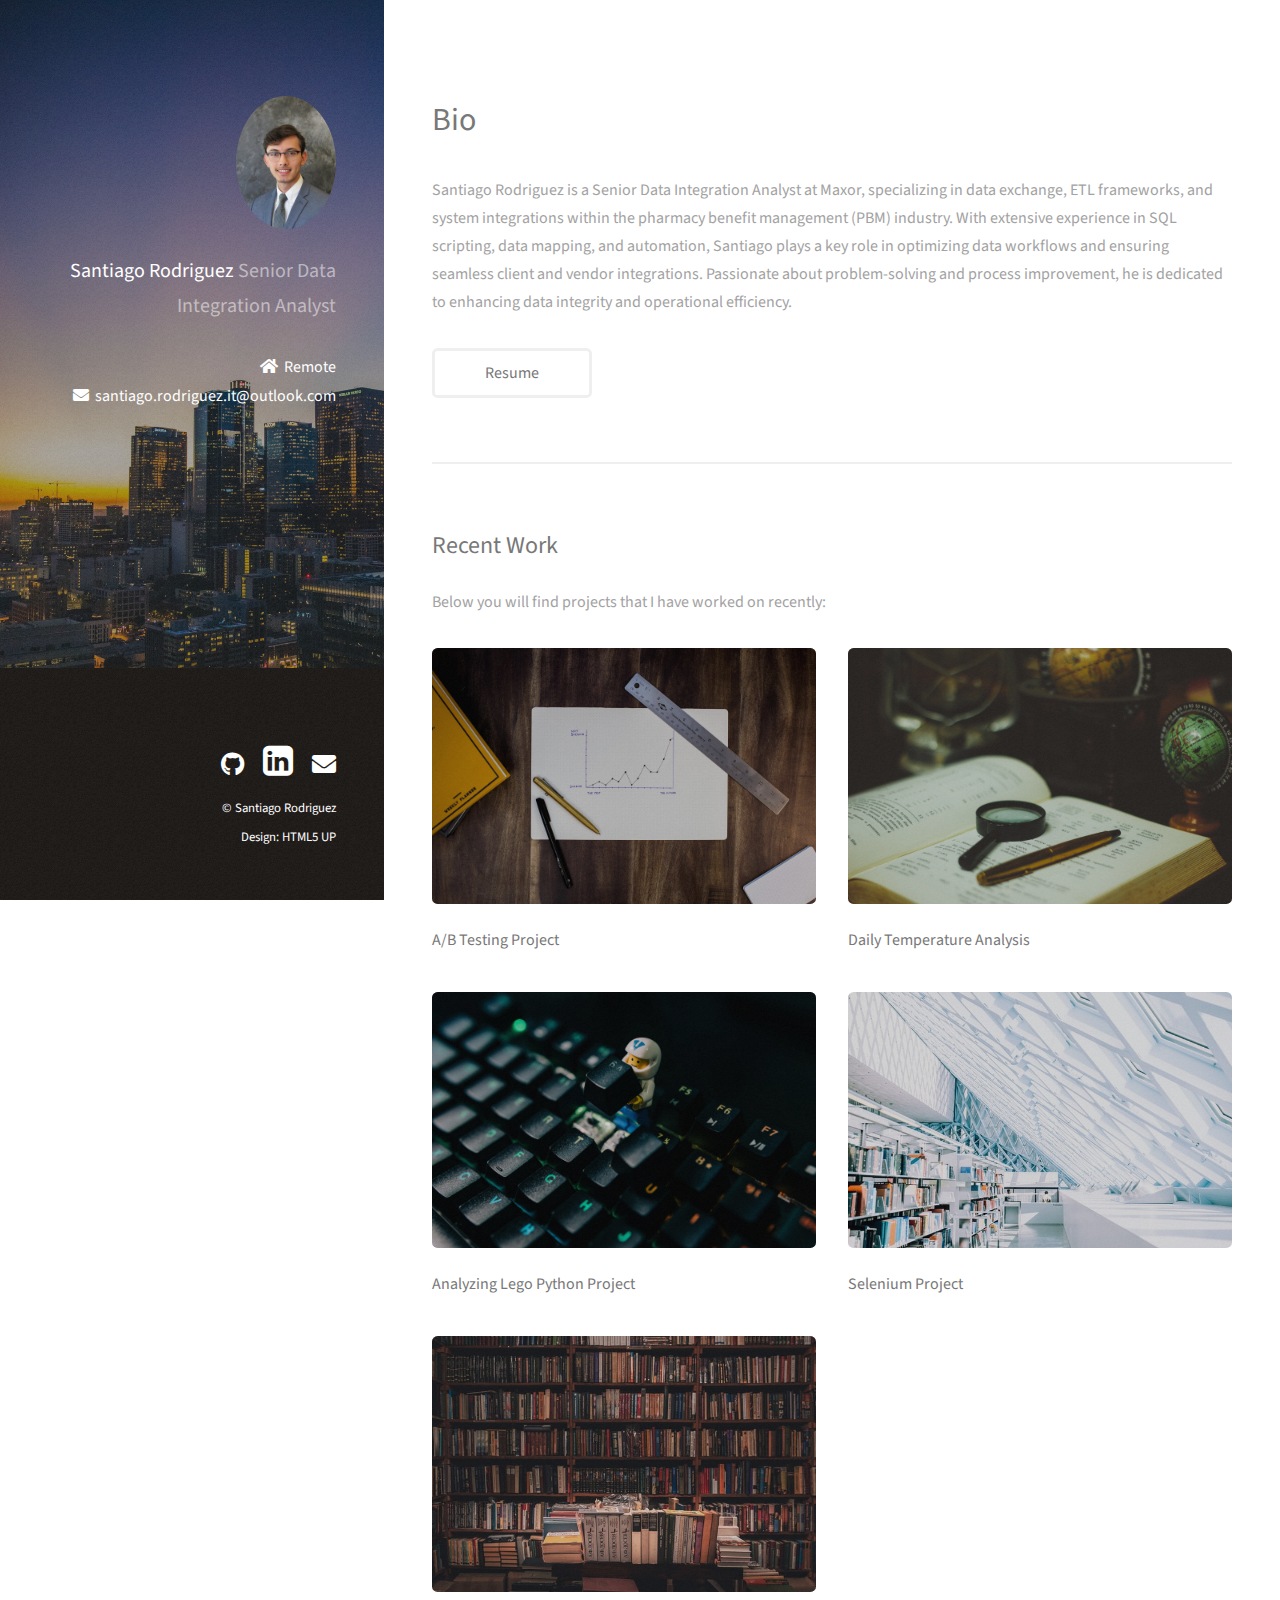
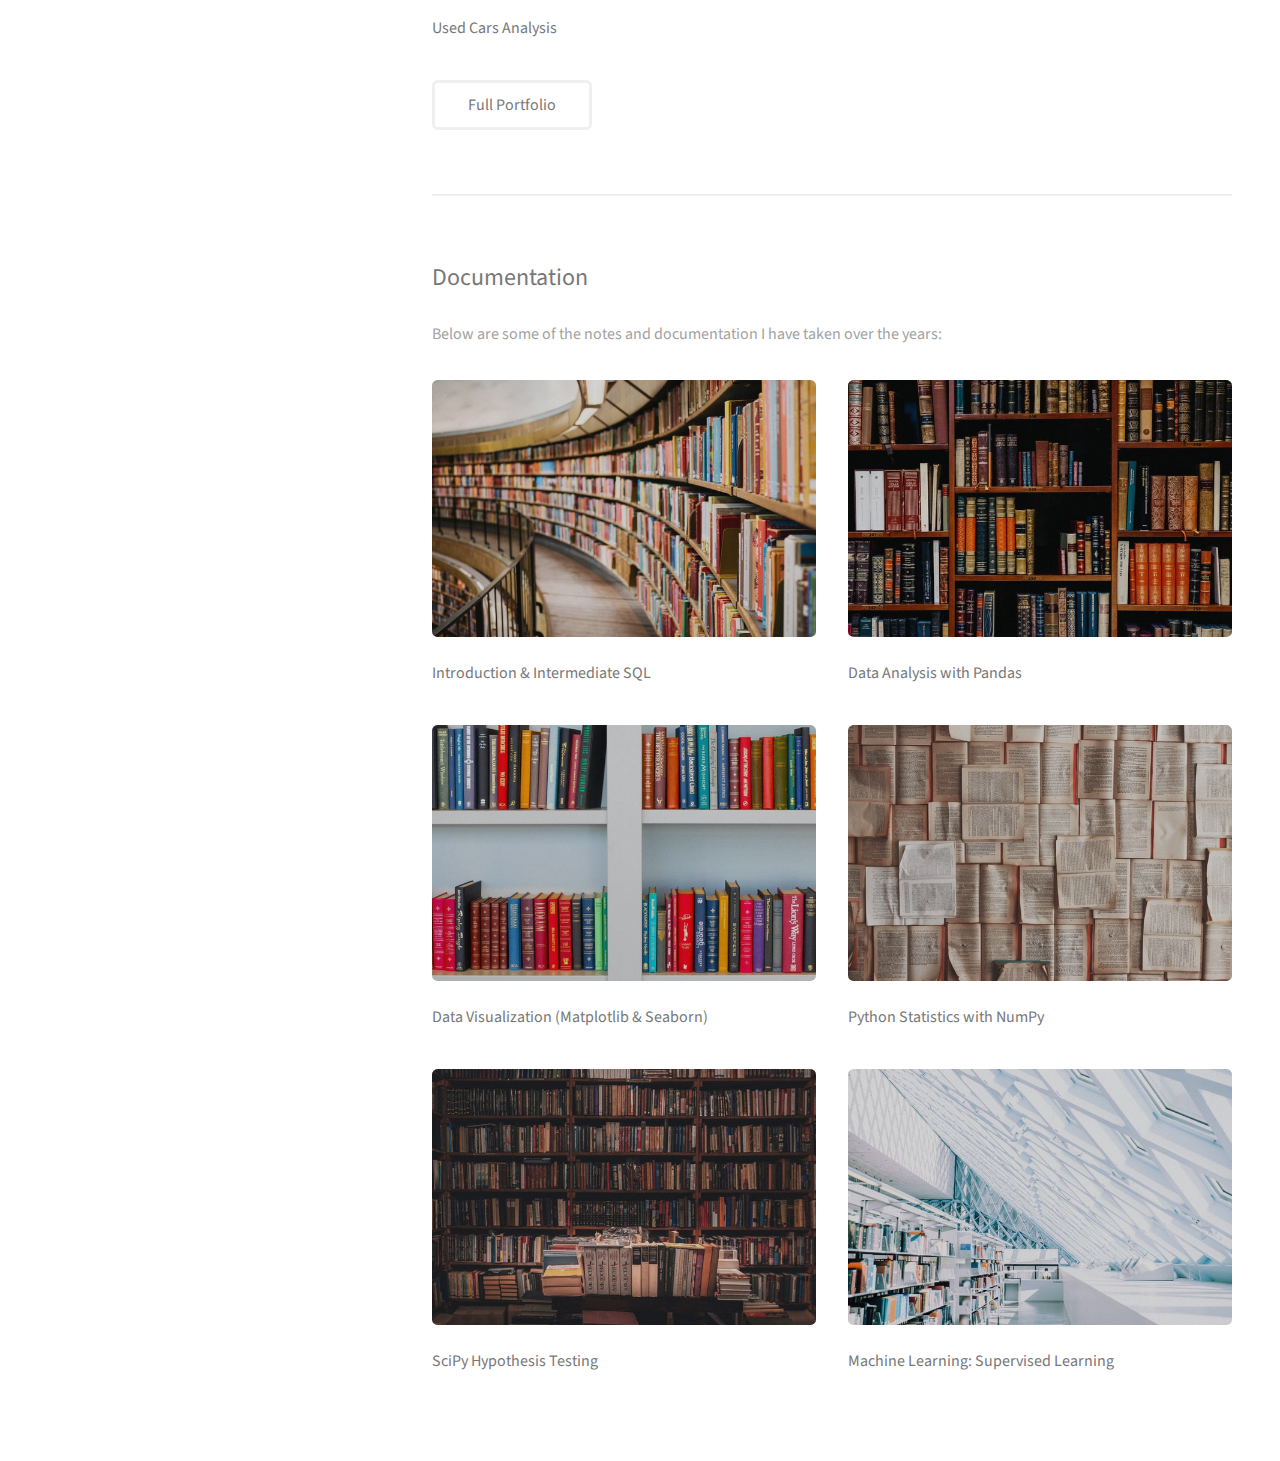
<file: index.html>
<!DOCTYPE HTML>

<html>

<head>
	<title>Santiago Rodriguez</title>
	<meta charset="utf-8" />
	<meta name="viewport" content="width=device-width, initial-scale=1, user-scalable=no" />
	<link rel="stylesheet" href="assets/css/main.css" />
	<link rel="stylesheet" href="https://cdnjs.cloudflare.com/ajax/libs/font-awesome/4.7.0/css/font-awesome.min.css">
</head>

<body class="is-preload">

	<!-- Header -->
	<header id="header">
		<div class="inner">
			<a href="#" class="image avatar"><img src="images/santiagor.jpg" alt="" /></a>
			<h1>
				<strong>Santiago Rodriguez</strong><br>
				Senior Data Integration Analyst
			</h1>
			<br>
			<ul class="inner" style="list-style: none;">
				<li class="icon solid fa-home" style="color: white;">&nbsp;&nbsp;Remote</li>
				<li class="icon solid fa-envelope" style="color: white;"><a style="color: inherit;"
						href="mailto:santiago.rodriguez.it@outlook.com">&nbsp;&nbsp;santiago.rodriguez.it@outlook.com</a>
				</li>
			</ul>
		</div>
	</header>

	<!-- Main -->
	<div id="main">

		<!-- One -->
		<section id="one">
			<header class="major" style="width: 10vw;">
				<h2>Bio</h2>
			</header>
			<p>Santiago Rodriguez is a Senior Data Integration Analyst at Maxor, specializing in data exchange, ETL
				frameworks, and system integrations within the pharmacy benefit management (PBM) industry. With
				extensive experience in SQL scripting, data mapping, and automation, Santiago plays a key role in
				optimizing data workflows and ensuring seamless client and vendor integrations. Passionate about
				problem-solving and process improvement, he is dedicated to enhancing data integrity and operational
				efficiency.</p>

			<ul class="actions">
				<li><a href="/images/santiago_rodriguez_resume_2025.pdf" class="button">Resume</a></li>
			</ul>
		</section>

		<!-- Two -->
		<section id="two">
			<h2>Recent Work</h2>
			<p>Below you will find projects that I have worked on recently:</p>
			<div class="row">
				<article class="col-6 col-12-xsmall work-item">
					<a href="https://github.com/rodsan8/Python-Projects/blob/master/AB_Testing%20Project/AB_Testing%20Project.ipynb"
						target="_blank" class="image fit thumb">
						<img src="images/project1.jpg" alt="" />
					</a>
					<h3>A/B Testing Project</h3>
				</article>
				<article class="col-6 col-12-xsmall work-item">
					<a href="https://github.com/rodsan8/Python-Projects/blob/master/DailyTemperatureAnalysis/DailyTemperatureExploration.py"
						class="image fit thumb"><img src="images/project2.jpg" alt="" /></a>
					<h3>Daily Temperature Analysis</h3>
				</article>
				<article class="col-6 col-12-xsmall work-item">
					<a href="https://github.com/rodsan8/Python-Projects/blob/master/Analyzing%20Lego%20Python%20Project/lego_project.ipynb"
						class="image fit thumb"><img src="images/project3.jpg" alt="" /></a>
					<h3>Analyzing Lego Python Project</h3>
				</article>
				<article class="col-6 col-12-xsmall work-item">
					<a href="https://github.com/rodsan8/Python-Projects/blob/master/Selenium%20Project/complete.py"
						class="image fit thumb"><img src="images/documentation6.jpg" alt="" /></a>
					<h3>Selenium Project</h3>
				</article>
				<article class="col-6 col-12-xsmall work-item">
					<a href="https://github.com/rodsan8/Python-Projects/tree/master/UsedCarsAnalysis"
						class="image fit thumb"><img src="images/documentation5.jpg" alt="" /></a>
					<h3>Used Cars Analysis</h3>
				</article>
			</div>
			<ul class="actions">
				<li><a href="https://github.com/rodsan8/Python-Projects" class="button">Full Portfolio</a></li>
			</ul>
		</section>

		<section id="three">
			<h2>Documentation</h2>
			<p>Below are some of the notes and documentation I have taken over the years:</p>
			<div class="row">
				<article class="col-6 col-12-xsmall work-item">
					<a href="https://docs.google.com/document/d/1rPPqv4qoUltSkFE03wcNBz0-Sv014MngtKA2CrdOaLQ/edit?usp=sharing"
						target="_blank" class="image fit thumb">
						<img src="images/documentation1.jpg" alt="" />
					</a>
					<h3>Introduction & Intermediate SQL</h3>
				</article>
				<article class="col-6 col-12-xsmall work-item">
					<a href="https://docs.google.com/document/d/1-4A1iWqwIei3bcPPweQtGGeJ9_ydgmhnYSu5ccrnvpw/edit?usp=sharing"
						class="image fit thumb">
						<img src="images/documentation2.jpg" alt="" />
					</a>
					<h3>Data Analysis with Pandas</h3>
				</article>
				<article class="col-6 col-12-xsmall work-item">
					<a href="https://docs.google.com/document/d/1BDESwQb3aqNic6Az8CaJiooWiM2qiksm_ZlIhv84MEI/edit?usp=sharing"
						class="image fit thumb">
						<img src="images/documentation3.jpg" alt="" /></a>
					<h3>Data Visualization (Matplotlib & Seaborn)</h3>
				</article>
				<article class="col-6 col-12-xsmall work-item">
					<a href="https://docs.google.com/document/d/1SMDpvEvWW5wDsGQeCMtCpPRGM7yWm9SQDm11FFlhp1A/edit?usp=sharing"
						class="image fit thumb">
						<img src="images/documentation4.jpg" alt="" /></a>
					<h3>Python Statistics with NumPy</h3>
				</article>
				<article class="col-6 col-12-xsmall work-item">
					<a href="https://docs.google.com/document/d/1DBKQuQUF1V3hRm2vDFZK5XYomkMcNFAqPPHEoeM30fw/edit?usp=sharing"
						class="image fit thumb">
						<img src="images/documentation5.jpg" alt="" />
					</a>
					<h3>SciPy Hypothesis Testing</h3>
				</article>
				<article class="col-6 col-12-xsmall work-item">
					<a href="https://docs.google.com/document/d/12-hg5lOnErXSrtfhnxWt_QYq0qOwDi-NI2xqH6FrN6Q/edit?usp=sharing"
						class="image fit thumb">
						<img src="images/documentation6.jpg" alt="" />
					</a>
					<h3>Machine Learning: Supervised Learning</h3>
				</article>
			</div>
		</section>

		<!-- Four -->
		<!--
					<section id="four">
						<h2>Elements</h2>

						<section>
							<h4>Text</h4>
							<p>This is <b>bold</b> and this is <strong>strong</strong>. This is <i>italic</i> and this is <em>emphasized</em>.
							This is <sup>superscript</sup> text and this is <sub>subscript</sub> text.
							This is <u>underlined</u> and this is code: <code>for (;;) { ... }</code>. Finally, <a href="#">this is a link</a>.</p>
							<hr />
							<header>
								<h4>Heading with a Subtitle</h4>
								<p>Lorem ipsum dolor sit amet nullam id egestas urna aliquam</p>
							</header>
							<p>Nunc lacinia ante nunc ac lobortis. Interdum adipiscing gravida odio porttitor sem non mi integer non faucibus ornare mi ut ante amet placerat aliquet. Volutpat eu sed ante lacinia sapien lorem accumsan varius montes viverra nibh in adipiscing blandit tempus accumsan.</p>
							<header>
								<h5>Heading with a Subtitle</h5>
								<p>Lorem ipsum dolor sit amet nullam id egestas urna aliquam</p>
							</header>
							<p>Nunc lacinia ante nunc ac lobortis. Interdum adipiscing gravida odio porttitor sem non mi integer non faucibus ornare mi ut ante amet placerat aliquet. Volutpat eu sed ante lacinia sapien lorem accumsan varius montes viverra nibh in adipiscing blandit tempus accumsan.</p>
							<hr />
							<h2>Heading Level 2</h2>
							<h3>Heading Level 3</h3>
							<h4>Heading Level 4</h4>
							<h5>Heading Level 5</h5>
							<h6>Heading Level 6</h6>
							<hr />
							<h5>Blockquote</h5>
							<blockquote>Fringilla nisl. Donec accumsan interdum nisi, quis tincidunt felis sagittis eget tempus euismod. Vestibulum ante ipsum primis in faucibus vestibulum. Blandit adipiscing eu felis iaculis volutpat ac adipiscing accumsan faucibus. Vestibulum ante ipsum primis in faucibus lorem ipsum dolor sit amet nullam adipiscing eu felis.</blockquote>
							<h5>Preformatted</h5>
							<pre><code>i = 0;

while (!deck.isInOrder()) {
print 'Iteration ' + i;
deck.shuffle();
i++;
}

print 'It took ' + i + ' iterations to sort the deck.';</code></pre>
						</section>

						<section>
							<h4>Lists</h4>
							<div class="row">
								<div class="col-6 col-12-xsmall">
									<h5>Unordered</h5>
									<ul>
										<li>Dolor pulvinar etiam magna etiam.</li>
										<li>Sagittis adipiscing lorem eleifend.</li>
										<li>Felis enim feugiat dolore viverra.</li>
									</ul>
									<h5>Alternate</h5>
									<ul class="alt">
										<li>Dolor pulvinar etiam magna etiam.</li>
										<li>Sagittis adipiscing lorem eleifend.</li>
										<li>Felis enim feugiat dolore viverra.</li>
									</ul>
								</div>
								<div class="col-6 col-12-xsmall">
									<h5>Ordered</h5>
									<ol>
										<li>Dolor pulvinar etiam magna etiam.</li>
										<li>Etiam vel felis at lorem sed viverra.</li>
										<li>Felis enim feugiat dolore viverra.</li>
										<li>Dolor pulvinar etiam magna etiam.</li>
										<li>Etiam vel felis at lorem sed viverra.</li>
										<li>Felis enim feugiat dolore viverra.</li>
									</ol>
									<h5>Icons</h5>
									<ul class="icons">
										<li><a href="#" class="icon brands fa-twitter"><span class="label">Twitter</span></a></li>
										<li><a href="#" class="icon brands fa-facebook-f"><span class="label">Facebook</span></a></li>
										<li><a href="#" class="icon brands fa-instagram"><span class="label">Instagram</span></a></li>
										<li><a href="#" class="icon brands fa-github"><span class="label">Github</span></a></li>
										<li><a href="#" class="icon brands fa-dribbble"><span class="label">Dribbble</span></a></li>
										<li><a href="#" class="icon brands fa-tumblr"><span class="label">Tumblr</span></a></li>
									</ul>
								</div>
							</div>
							<h5>Actions</h5>
							<ul class="actions">
								<li><a href="#" class="button primary">Default</a></li>
								<li><a href="#" class="button">Default</a></li>
							</ul>
							<ul class="actions small">
								<li><a href="#" class="button primary small">Small</a></li>
								<li><a href="#" class="button small">Small</a></li>
							</ul>
							<div class="row">
								<div class="col-6 col-12-small">
									<ul class="actions stacked">
										<li><a href="#" class="button primary">Default</a></li>
										<li><a href="#" class="button">Default</a></li>
									</ul>
								</div>
								<div class="col-6 col-12-small">
									<ul class="actions stacked">
										<li><a href="#" class="button primary small">Small</a></li>
										<li><a href="#" class="button small">Small</a></li>
									</ul>
								</div>
								<div class="col-6 col-12-small">
									<ul class="actions stacked">
										<li><a href="#" class="button primary fit">Default</a></li>
										<li><a href="#" class="button fit">Default</a></li>
									</ul>
								</div>
								<div class="col-6 col-12-small">
									<ul class="actions stacked">
										<li><a href="#" class="button primary small fit">Small</a></li>
										<li><a href="#" class="button small fit">Small</a></li>
									</ul>
								</div>
							</div>
						</section>

						<section>
							<h4>Table</h4>
							<h5>Default</h5>
							<div class="table-wrapper">
								<table>
									<thead>
										<tr>
											<th>Name</th>
											<th>Description</th>
											<th>Price</th>
										</tr>
									</thead>
									<tbody>
										<tr>
											<td>Item One</td>
											<td>Ante turpis integer aliquet porttitor.</td>
											<td>29.99</td>
										</tr>
										<tr>
											<td>Item Two</td>
											<td>Vis ac commodo adipiscing arcu aliquet.</td>
											<td>19.99</td>
										</tr>
										<tr>
											<td>Item Three</td>
											<td> Morbi faucibus arcu accumsan lorem.</td>
											<td>29.99</td>
										</tr>
										<tr>
											<td>Item Four</td>
											<td>Vitae integer tempus condimentum.</td>
											<td>19.99</td>
										</tr>
										<tr>
											<td>Item Five</td>
											<td>Ante turpis integer aliquet porttitor.</td>
											<td>29.99</td>
										</tr>
									</tbody>
									<tfoot>
										<tr>
											<td colspan="2"></td>
											<td>100.00</td>
										</tr>
									</tfoot>
								</table>
							</div>

							<h5>Alternate</h5>
							<div class="table-wrapper">
								<table class="alt">
									<thead>
										<tr>
											<th>Name</th>
											<th>Description</th>
											<th>Price</th>
										</tr>
									</thead>
									<tbody>
										<tr>
											<td>Item One</td>
											<td>Ante turpis integer aliquet porttitor.</td>
											<td>29.99</td>
										</tr>
										<tr>
											<td>Item Two</td>
											<td>Vis ac commodo adipiscing arcu aliquet.</td>
											<td>19.99</td>
										</tr>
										<tr>
											<td>Item Three</td>
											<td> Morbi faucibus arcu accumsan lorem.</td>
											<td>29.99</td>
										</tr>
										<tr>
											<td>Item Four</td>
											<td>Vitae integer tempus condimentum.</td>
											<td>19.99</td>
										</tr>
										<tr>
											<td>Item Five</td>
											<td>Ante turpis integer aliquet porttitor.</td>
											<td>29.99</td>
										</tr>
									</tbody>
									<tfoot>
										<tr>
											<td colspan="2"></td>
											<td>100.00</td>
										</tr>
									</tfoot>
								</table>
							</div>
						</section>

						<section>
							<h4>Buttons</h4>
							<ul class="actions">
								<li><a href="#" class="button primary">Primary</a></li>
								<li><a href="#" class="button">Default</a></li>
							</ul>
							<ul class="actions">
								<li><a href="#" class="button large">Large</a></li>
								<li><a href="#" class="button">Default</a></li>
								<li><a href="#" class="button small">Small</a></li>
							</ul>
							<ul class="actions fit">
								<li><a href="#" class="button primary fit">Fit</a></li>
								<li><a href="#" class="button fit">Fit</a></li>
							</ul>
							<ul class="actions fit small">
								<li><a href="#" class="button primary fit small">Fit + Small</a></li>
								<li><a href="#" class="button fit small">Fit + Small</a></li>
							</ul>
							<ul class="actions">
								<li><a href="#" class="button primary icon solid fa-download">Icon</a></li>
								<li><a href="#" class="button icon solid fa-download">Icon</a></li>
							</ul>
							<ul class="actions">
								<li><span class="button primary disabled">Primary</span></li>
								<li><span class="button disabled">Default</span></li>
							</ul>
						</section>

						<section>
							<h4>Form</h4>
							<form method="post" action="#">
								<div class="row gtr-uniform gtr-50">
									<div class="col-6 col-12-xsmall">
										<input type="text" name="demo-name" id="demo-name" value="" placeholder="Name" />
									</div>
									<div class="col-6 col-12-xsmall">
										<input type="email" name="demo-email" id="demo-email" value="" placeholder="Email" />
									</div>
									<div class="col-12">
										<select name="demo-category" id="demo-category">
											<option value="">- Category -</option>
											<option value="1">Manufacturing</option>
											<option value="1">Shipping</option>
											<option value="1">Administration</option>
											<option value="1">Human Resources</option>
										</select>
									</div>
									<div class="col-4 col-12-small">
										<input type="radio" id="demo-priority-low" name="demo-priority" checked>
										<label for="demo-priority-low">Low Priority</label>
									</div>
									<div class="col-4 col-12-small">
										<input type="radio" id="demo-priority-normal" name="demo-priority">
										<label for="demo-priority-normal">Normal Priority</label>
									</div>
									<div class="col-4 col-12-small">
										<input type="radio" id="demo-priority-high" name="demo-priority">
										<label for="demo-priority-high">High Priority</label>
									</div>
									<div class="col-6 col-12-small">
										<input type="checkbox" id="demo-copy" name="demo-copy">
										<label for="demo-copy">Email me a copy of this message</label>
									</div>
									<div class="col-6 col-12-small">
										<input type="checkbox" id="demo-human" name="demo-human" checked>
										<label for="demo-human">I am a human and not a robot</label>
									</div>
									<div class="col-12">
										<textarea name="demo-message" id="demo-message" placeholder="Enter your message" rows="6"></textarea>
									</div>
									<div class="col-12">
										<ul class="actions">
											<li><input type="submit" value="Send Message" class="primary" /></li>
											<li><input type="reset" value="Reset" /></li>
										</ul>
									</div>
								</div>
							</form>
						</section>

						<section>
							<h4>Image</h4>
							<h5>Fit</h5>
							<div class="box alt">
								<div class="row gtr-50 gtr-uniform">
									<div class="col-12"><span class="image fit"><img src="images/fulls/05.jpg" alt="" /></span></div>
									<div class="col-4"><span class="image fit"><img src="images/thumbs/01.jpg" alt="" /></span></div>
									<div class="col-4"><span class="image fit"><img src="images/thumbs/02.jpg" alt="" /></span></div>
									<div class="col-4"><span class="image fit"><img src="images/thumbs/03.jpg" alt="" /></span></div>
									<div class="col-4"><span class="image fit"><img src="images/thumbs/04.jpg" alt="" /></span></div>
									<div class="col-4"><span class="image fit"><img src="images/thumbs/05.jpg" alt="" /></span></div>
									<div class="col-4"><span class="image fit"><img src="images/thumbs/06.jpg" alt="" /></span></div>
									<div class="col-4"><span class="image fit"><img src="images/thumbs/03.jpg" alt="" /></span></div>
									<div class="col-4"><span class="image fit"><img src="images/thumbs/02.jpg" alt="" /></span></div>
									<div class="col-4"><span class="image fit"><img src="images/thumbs/01.jpg" alt="" /></span></div>
								</div>
							</div>
							<h5>Left &amp; Right</h5>
							<p><span class="image left"><img src="images/avatar.jpg" alt="" /></span>Fringilla nisl. Donec accumsan interdum nisi, quis tincidunt felis sagittis eget. tempus euismod. Vestibulum ante ipsum primis in faucibus vestibulum. Blandit adipiscing eu felis iaculis volutpat ac adipiscing accumsan eu faucibus. Integer ac pellentesque praesent tincidunt felis sagittis eget. tempus euismod. Vestibulum ante ipsum primis in faucibus vestibulum. Blandit adipiscing eu felis iaculis volutpat ac adipiscing accumsan eu faucibus. Integer ac pellentesque praesent. Donec accumsan interdum nisi, quis tincidunt felis sagittis eget. tempus euismod. Vestibulum ante ipsum primis in faucibus vestibulum. Blandit adipiscing eu felis iaculis volutpat ac adipiscing accumsan eu faucibus. Integer ac pellentesque praesent tincidunt felis sagittis eget. tempus euismod. Vestibulum ante ipsum primis in faucibus vestibulum. Blandit adipiscing eu felis iaculis volutpat ac adipiscing accumsan eu faucibus. Integer ac pellentesque praesent.</p>
							<p><span class="image right"><img src="images/avatar.jpg" alt="" /></span>Fringilla nisl. Donec accumsan interdum nisi, quis tincidunt felis sagittis eget. tempus euismod. Vestibulum ante ipsum primis in faucibus vestibulum. Blandit adipiscing eu felis iaculis volutpat ac adipiscing accumsan eu faucibus. Integer ac pellentesque praesent tincidunt felis sagittis eget. tempus euismod. Vestibulum ante ipsum primis in faucibus vestibulum. Blandit adipiscing eu felis iaculis volutpat ac adipiscing accumsan eu faucibus. Integer ac pellentesque praesent. Donec accumsan interdum nisi, quis tincidunt felis sagittis eget. tempus euismod. Vestibulum ante ipsum primis in faucibus vestibulum. Blandit adipiscing eu felis iaculis volutpat ac adipiscing accumsan eu faucibus. Integer ac pellentesque praesent tincidunt felis sagittis eget. tempus euismod. Vestibulum ante ipsum primis in faucibus vestibulum. Blandit adipiscing eu felis iaculis volutpat ac adipiscing accumsan eu faucibus. Integer ac pellentesque praesent.</p>
						</section>

					</section>
				-->

	</div>

	<!-- Footer -->
	<footer id="footer">
		<div class="inner">
			<ul class="icons">
				<li><a href="https://github.com/rodsan8/" class="icon brands fa-github"><span
							class="label">Github</span></a></li>
				<li><a href="https://www.linkedin.com/in/santiago-rodriguez-171833141" class="fa fa-linkedin-square"
						style="font-size:35px"></a></li>
				<li><a href="mailto:santiagorodriguez@knights.ucf.edu" class="icon solid fa-envelope"><span
							class="label">Email</span></a></li>
			</ul>
			<ul class="copyright">
				<li>&copy; Santiago Rodriguez</li>
				<li>Design: <a href="http://html5up.net">HTML5 UP</a></li>
			</ul>
		</div>
	</footer>

	<!-- Scripts -->
	<script src="assets/js/jquery.min.js"></script>
	<script src="assets/js/browser.min.js"></script>
	<script src="assets/js/breakpoints.min.js"></script>
	<script src="assets/js/util.js"></script>
	<script src="assets/js/main.js"></script>

</body>

</html>
</file>
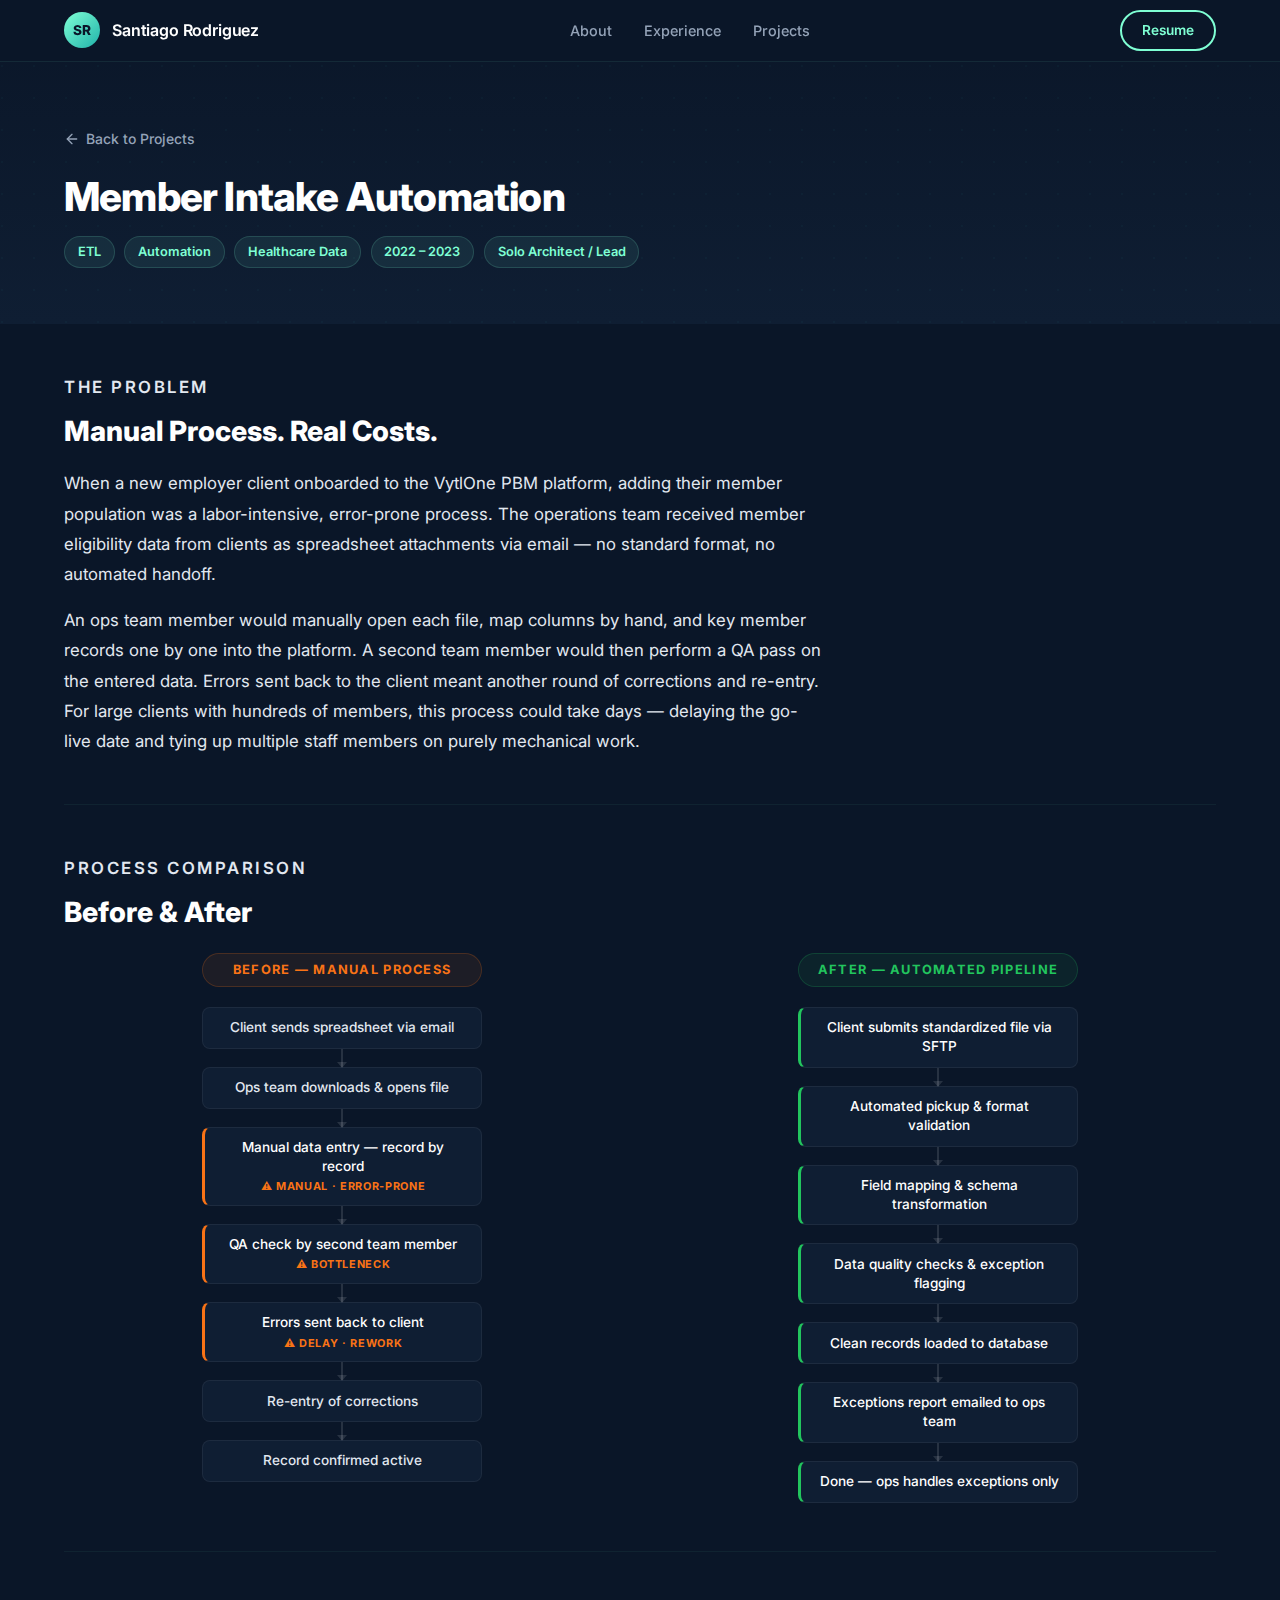
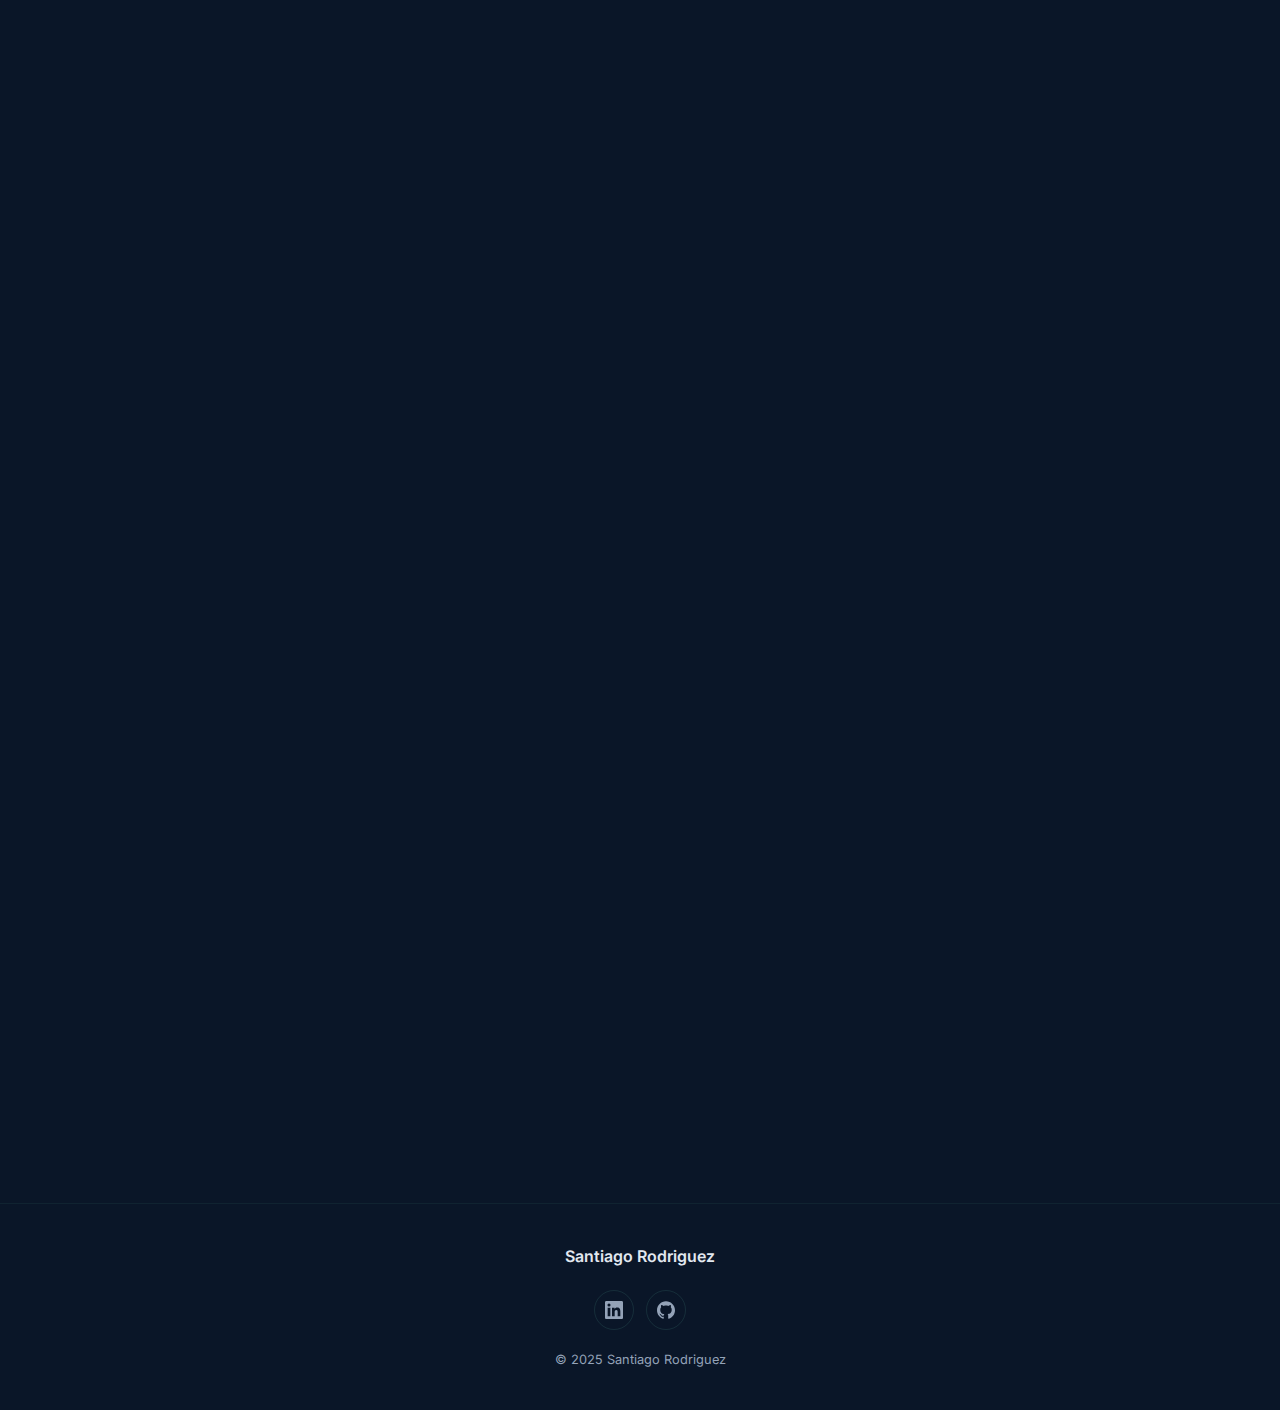
<file: projects/member-intake-automation.html>
<!DOCTYPE html>
<html lang="en">
<head>
  <meta charset="UTF-8" />
  <meta name="viewport" content="width=device-width, initial-scale=1.0" />
  <title>Member Intake Automation — Santiago Rodriguez</title>
  <meta name="description" content="Case study: Transforming a manual member intake process into a fully automated ETL pipeline at VytlOne." />
  <link rel="preconnect" href="https://fonts.googleapis.com" />
  <link rel="preconnect" href="https://fonts.gstatic.com" crossorigin />
  <link href="https://fonts.googleapis.com/css2?family=Inter:wght@400;500;600;700;800;900&display=swap" rel="stylesheet" />
  <link rel="stylesheet" href="../css/style.css" />
</head>
<body>

  <div class="mobile-overlay" aria-hidden="true"></div>

  <!-- Nav -->
  <nav class="navbar navbar--scrolled" role="navigation" aria-label="Main navigation">
    <div class="navbar__container">
      <a href="../index.html" class="navbar__logo">
        <div class="navbar__monogram" aria-hidden="true">SR</div>
        <span class="navbar__brand">Santiago Rodriguez</span>
      </a>
      <ul class="navbar__links" id="nav-links" role="list">
        <li><a href="../index.html#about"      class="navbar__link">About</a></li>
        <li><a href="../index.html#experience" class="navbar__link">Experience</a></li>
        <li><a href="../index.html#projects"   class="navbar__link">Projects</a></li>
      </ul>
      <a href="../images/santiago_rodriguez_resume_2026.pdf" class="btn btn--outline navbar__cta" target="_blank" rel="noopener noreferrer">Resume</a>
      <button class="navbar__hamburger" aria-label="Toggle navigation" aria-expanded="false">
        <span class="navbar__hamburger-line"></span>
        <span class="navbar__hamburger-line"></span>
        <span class="navbar__hamburger-line"></span>
      </button>
    </div>
  </nav>

  <!-- Project Header -->
  <header class="project-header">
    <div class="container">
      <div class="project-header__content">
        <a href="../index.html#projects" class="back-link">
          <svg viewBox="0 0 24 24" fill="none" stroke="currentColor" stroke-width="2" stroke-linecap="round" stroke-linejoin="round" aria-hidden="true"><path d="M19 12H5"/><path d="M12 19l-7-7 7-7"/></svg>
          Back to Projects
        </a>
        <h1 class="project-header__title">Member Intake Automation</h1>
        <div class="project-header__meta">
          <span class="meta-badge">ETL</span>
          <span class="meta-badge">Automation</span>
          <span class="meta-badge">Healthcare Data</span>
          <span class="meta-badge">2022 – 2023</span>
          <span class="meta-badge">Solo Architect / Lead</span>
        </div>
      </div>
    </div>
  </header>

  <!-- Case Study Content -->
  <main>
    <div class="container">

      <!-- Problem Statement -->
      <div class="case-study-section reveal">
        <div style="margin-bottom:1.25rem;">
          <p class="section__label">The Problem</p>
          <h2 class="section__title" style="font-size:1.75rem;text-align:left;margin-bottom:0.75rem;">Manual Process. Real Costs.</h2>
        </div>
        <p>
          When a new employer client onboarded to the VytlOne PBM platform, adding their member population was
          a labor-intensive, error-prone process. The operations team received member eligibility data from clients
          as spreadsheet attachments via email — no standard format, no automated handoff.
        </p>
        <p>
          An ops team member would manually open each file, map columns by hand, and key member records
          one by one into the platform. A second team member would then perform a QA pass on the entered data.
          Errors sent back to the client meant another round of corrections and re-entry.
          For large clients with hundreds of members, this process could take days — delaying the go-live
          date and tying up multiple staff members on purely mechanical work.
        </p>
      </div>

      <!-- Before / After Flow -->
      <div class="case-study-section reveal">
        <div style="margin-bottom:1.5rem;">
          <p class="section__label">Process Comparison</p>
          <h2 class="section__title" style="font-size:1.75rem;text-align:left;margin-bottom:0.5rem;">Before &amp; After</h2>
        </div>

        <div class="flow-diagrams">

          <!-- BEFORE -->
          <div class="flow-diagram">
            <div class="flow-diagram__title flow-diagram__title--before">Before — Manual Process</div>

            <div class="flow-step">Client sends spreadsheet via email</div>
            <div class="flow-arrow"></div>

            <div class="flow-step">Ops team downloads &amp; opens file</div>
            <div class="flow-arrow"></div>

            <div class="flow-step flow-step--pain">
              Manual data entry — record by record
              <span class="flow-step__pain-label">⚠ Manual · Error-prone</span>
            </div>
            <div class="flow-arrow"></div>

            <div class="flow-step flow-step--pain">
              QA check by second team member
              <span class="flow-step__pain-label">⚠ Bottleneck</span>
            </div>
            <div class="flow-arrow"></div>

            <div class="flow-step flow-step--pain">
              Errors sent back to client
              <span class="flow-step__pain-label">⚠ Delay · Rework</span>
            </div>
            <div class="flow-arrow"></div>

            <div class="flow-step">Re-entry of corrections</div>
            <div class="flow-arrow"></div>

            <div class="flow-step">Record confirmed active</div>
          </div>

          <!-- AFTER -->
          <div class="flow-diagram">
            <div class="flow-diagram__title flow-diagram__title--after">After — Automated Pipeline</div>

            <div class="flow-step flow-step--auto">Client submits standardized file via SFTP</div>
            <div class="flow-arrow"></div>

            <div class="flow-step flow-step--auto">Automated pickup &amp; format validation</div>
            <div class="flow-arrow"></div>

            <div class="flow-step flow-step--auto">Field mapping &amp; schema transformation</div>
            <div class="flow-arrow"></div>

            <div class="flow-step flow-step--auto">Data quality checks &amp; exception flagging</div>
            <div class="flow-arrow"></div>

            <div class="flow-step flow-step--auto">Clean records loaded to database</div>
            <div class="flow-arrow"></div>

            <div class="flow-step flow-step--auto">Exceptions report emailed to ops team</div>
            <div class="flow-arrow"></div>

            <div class="flow-step flow-step--auto">Done — ops handles exceptions only</div>
          </div>

        </div><!-- /.flow-diagrams -->
      </div>

      <!-- Solution Overview -->
      <div class="case-study-section reveal">
        <div style="margin-bottom:1.25rem;">
          <p class="section__label">The Solution</p>
          <h2 class="section__title" style="font-size:1.75rem;text-align:left;margin-bottom:0.75rem;">End-to-End Pipeline Design</h2>
        </div>
        <p>
          I designed and built a fully automated intake pipeline that picked up client files via SFTP on a scheduled basis.
          The pipeline began with a format validation layer that verified column presence, file structure, and encoding
          before any data processing occurred. Invalid files triggered an immediate notification to the ops team with
          specific guidance on what needed correction.
        </p>
        <p>
          For files that passed format validation, the pipeline applied a configurable field mapping layer —
          translating client-specific column names and value formats to the internal platform schema.
          A data quality pass then flagged records with missing required fields, invalid values, or logical conflicts
          (e.g., termination date before effective date). Clean records were loaded directly to the platform database;
          exception records were compiled into a structured report emailed automatically to the ops team.
        </p>
        <p>
          The ops team's role shifted from manually entering all records to reviewing only the exception report
          and handling edge cases — a fundamental change in how the team's time was allocated.
        </p>
      </div>

      <!-- Results -->
      <div class="case-study-section reveal">
        <div style="margin-bottom:1.25rem;">
          <p class="section__label">Impact</p>
          <h2 class="section__title" style="font-size:1.75rem;text-align:left;margin-bottom:0.75rem;">Results</h2>
        </div>
        <div class="results-grid">
          <div class="result-card">
            <div class="result-card__metric">Days → Min</div>
            <div class="result-card__label">Processing time for standard member intake files</div>
          </div>
          <div class="result-card">
            <div class="result-card__metric">~0%</div>
            <div class="result-card__label">Manual data entry errors on standard records</div>
          </div>
          <div class="result-card">
            <div class="result-card__metric">100%</div>
            <div class="result-card__label">Automated for clean records — ops focused on exceptions only</div>
          </div>
          <div class="result-card">
            <div class="result-card__metric">Multi-client</div>
            <div class="result-card__label">Pipeline scaled across multiple employer clients with configurable field maps</div>
          </div>
        </div>
      </div>

      <!-- Tech Stack -->
      <div class="case-study-section reveal">
        <div style="margin-bottom:1.25rem;">
          <p class="section__label">Stack</p>
          <h2 class="section__title" style="font-size:1.75rem;text-align:left;margin-bottom:0.75rem;">Technologies Used</h2>
        </div>
        <div class="tech-stack">
          <span class="tech-badge">Python</span>
          <span class="tech-badge">SQL Server</span>
          <span class="tech-badge">PowerShell</span>
          <span class="tech-badge">SFTP / FileZilla</span>
          <span class="tech-badge">Internal ETL Framework</span>
          <span class="tech-badge">Email Automation</span>
          <span class="tech-badge">Windows Task Scheduler</span>
        </div>
      </div>

    </div><!-- /.container -->
  </main>

  <!-- Footer -->
  <footer class="footer">
    <div class="container">
      <div class="footer__content">
        <p class="footer__name">Santiago Rodriguez</p>
        <div class="footer__social">
          <a href="https://www.linkedin.com/in/santiago-rodriguez8" class="footer__social-link" target="_blank" rel="noopener noreferrer" aria-label="LinkedIn">
            <svg viewBox="0 0 24 24" fill="currentColor"><path d="M20.447 20.452h-3.554v-5.569c0-1.328-.027-3.037-1.852-3.037-1.853 0-2.136 1.445-2.136 2.939v5.667H9.351V9h3.414v1.561h.046c.477-.9 1.637-1.85 3.37-1.85 3.601 0 4.267 2.37 4.267 5.455v6.286zM5.337 7.433a2.062 2.062 0 01-2.063-2.065 2.064 2.064 0 112.063 2.065zm1.782 13.019H3.555V9h3.564v11.452zM22.225 0H1.771C.792 0 0 .774 0 1.729v20.542C0 23.227.792 24 1.771 24h20.451C23.2 24 24 23.227 24 22.271V1.729C24 .774 23.2 0 22.222 0h.003z"/></svg>
          </a>
          <a href="https://github.com/santiago-rodriguez-it" class="footer__social-link" target="_blank" rel="noopener noreferrer" aria-label="GitHub">
            <svg viewBox="0 0 24 24" fill="currentColor"><path d="M12 .297c-6.63 0-12 5.373-12 12 0 5.303 3.438 9.8 8.205 11.385.6.113.82-.258.82-.577 0-.285-.01-1.04-.015-2.04-3.338.724-4.042-1.61-4.042-1.61C4.422 18.07 3.633 17.7 3.633 17.7c-1.087-.744.084-.729.084-.729 1.205.084 1.838 1.236 1.838 1.236 1.07 1.835 2.809 1.305 3.495.998.108-.776.417-1.305.76-1.605-2.665-.3-5.466-1.332-5.466-5.93 0-1.31.465-2.38 1.235-3.22-.135-.303-.54-1.523.105-3.176 0 0 1.005-.322 3.3 1.23.96-.267 1.98-.399 3-.405 1.02.006 2.04.138 3 .405 2.28-1.552 3.285-1.23 3.285-1.23.645 1.653.24 2.873.12 3.176.765.84 1.23 1.91 1.23 3.22 0 4.61-2.805 5.625-5.475 5.92.42.36.81 1.096.81 2.22 0 1.606-.015 2.896-.015 3.286 0 .315.21.69.825.57C20.565 22.092 24 17.592 24 12.297c0-6.627-5.373-12-12-12"/></svg>
          </a>
        </div>
        <p class="footer__copy">&copy; 2025 Santiago Rodriguez</p>
      </div>
    </div>
  </footer>

  <script src="../js/main.js"></script>
</body>
</html>
</file>
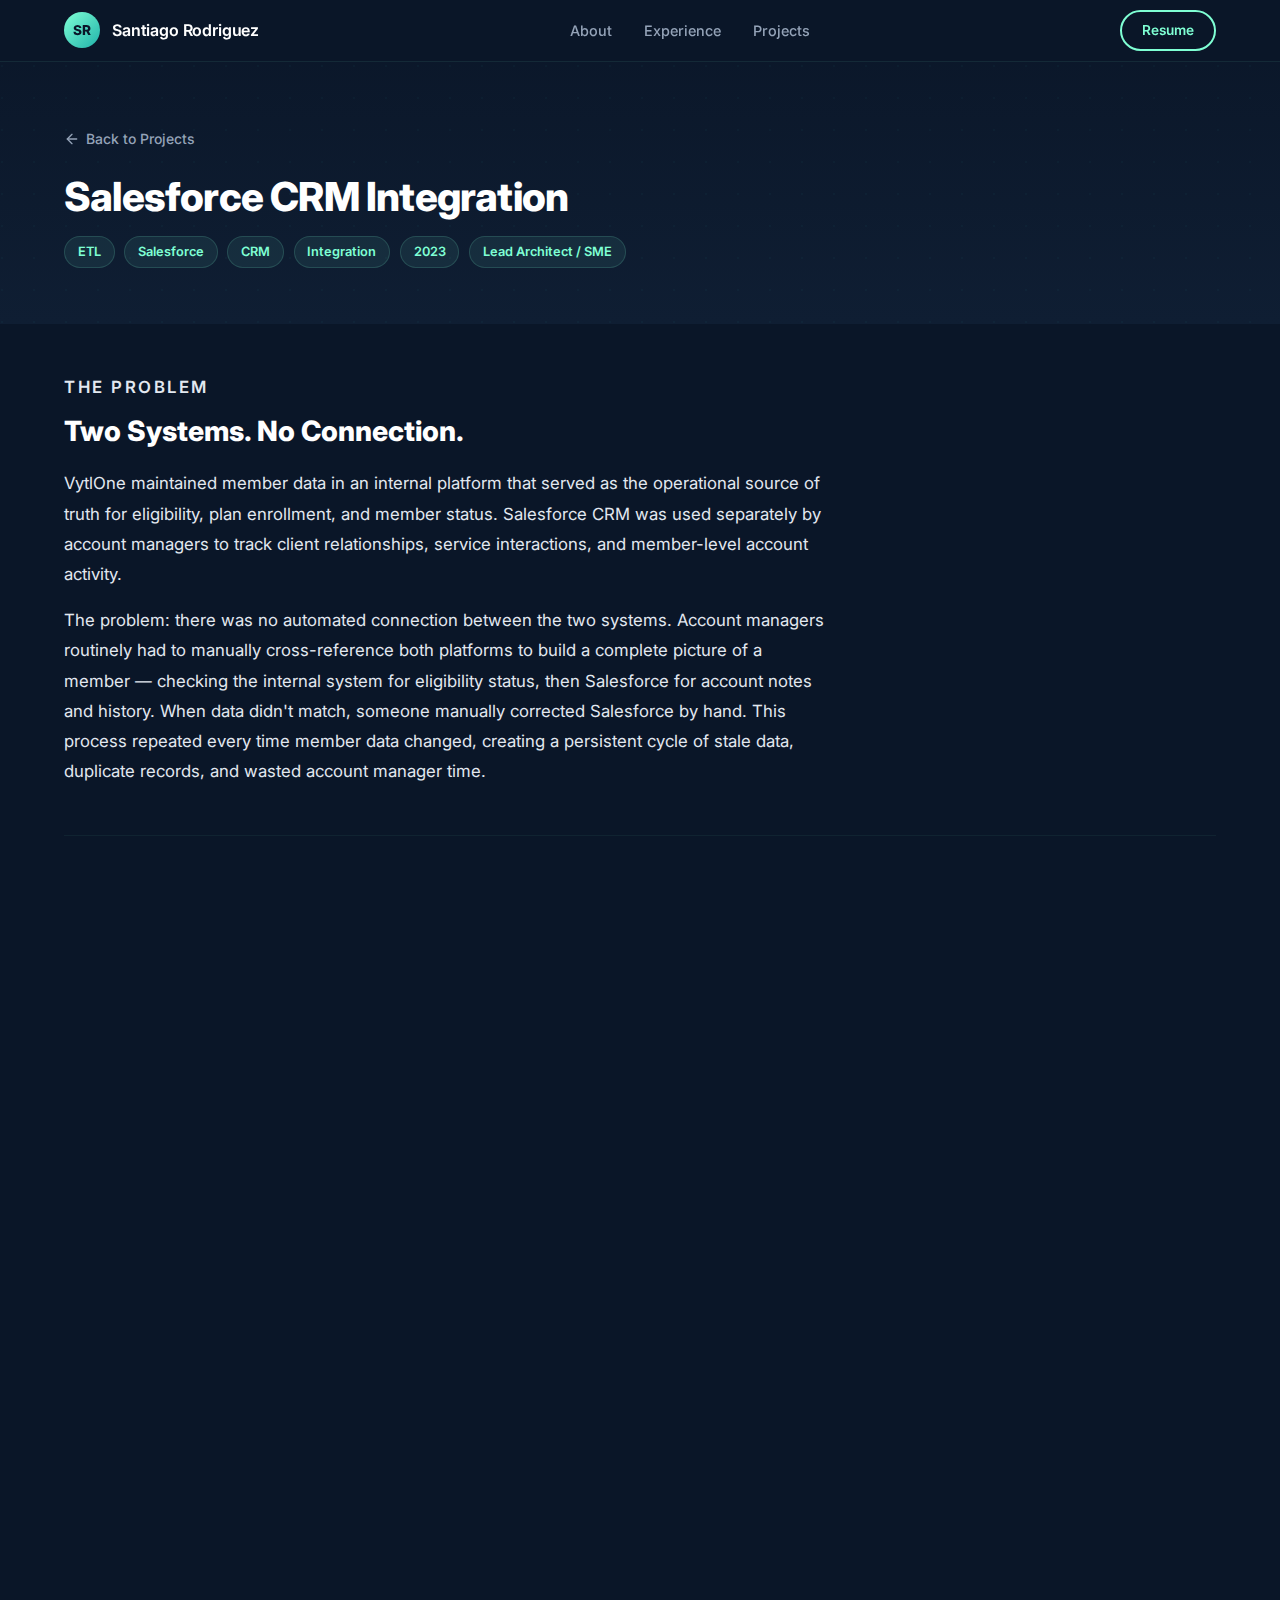
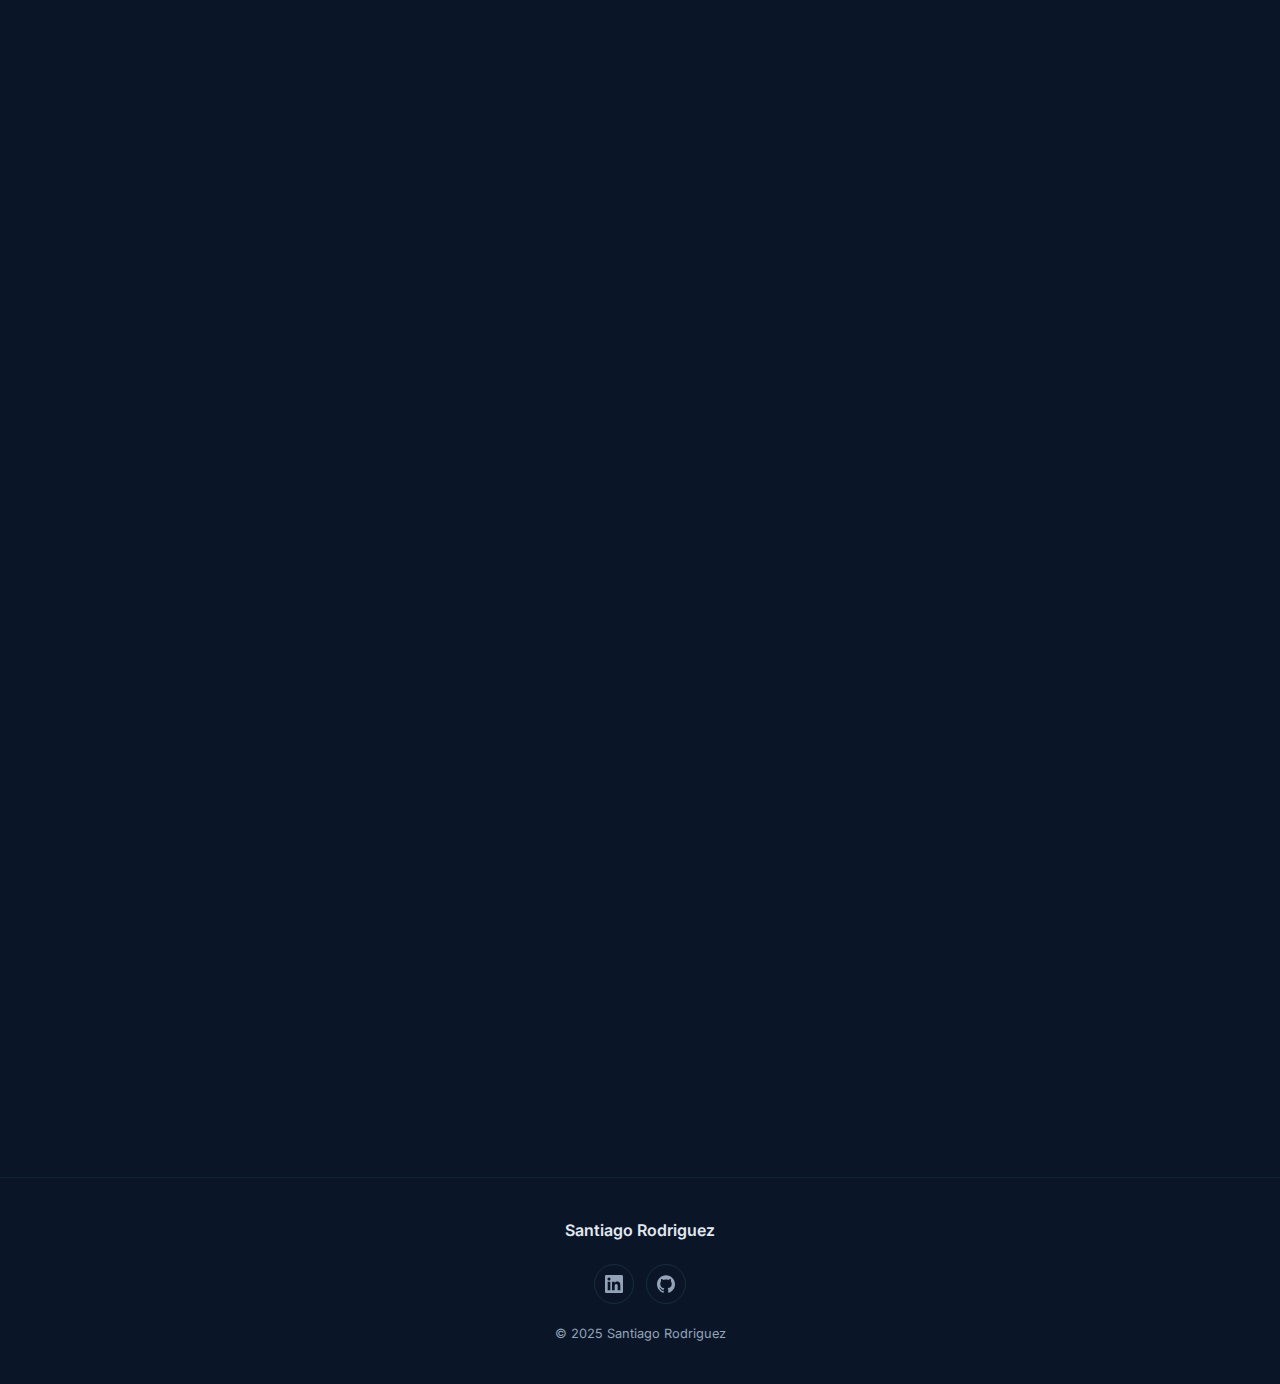
<file: projects/salesforce-integration.html>
<!DOCTYPE html>
<html lang="en">
<head>
  <meta charset="UTF-8" />
  <meta name="viewport" content="width=device-width, initial-scale=1.0" />
  <title>Salesforce CRM Integration — Santiago Rodriguez</title>
  <meta name="description" content="Case study: Architecting a daily automated ETL pipeline integrating a local member system with Salesforce CRM at VytlOne." />
  <link rel="preconnect" href="https://fonts.googleapis.com" />
  <link rel="preconnect" href="https://fonts.gstatic.com" crossorigin />
  <link href="https://fonts.googleapis.com/css2?family=Inter:wght@400;500;600;700;800;900&display=swap" rel="stylesheet" />
  <link rel="stylesheet" href="../css/style.css" />
</head>
<body>

  <div class="mobile-overlay" aria-hidden="true"></div>

  <!-- Nav -->
  <nav class="navbar navbar--scrolled" role="navigation" aria-label="Main navigation">
    <div class="navbar__container">
      <a href="../index.html" class="navbar__logo">
        <div class="navbar__monogram" aria-hidden="true">SR</div>
        <span class="navbar__brand">Santiago Rodriguez</span>
      </a>
      <ul class="navbar__links" id="nav-links" role="list">
        <li><a href="../index.html#about"      class="navbar__link">About</a></li>
        <li><a href="../index.html#experience" class="navbar__link">Experience</a></li>
        <li><a href="../index.html#projects"   class="navbar__link">Projects</a></li>
      </ul>
      <a href="../images/santiago_rodriguez_resume_2026.pdf" class="btn btn--outline navbar__cta" target="_blank" rel="noopener noreferrer">Resume</a>
      <button class="navbar__hamburger" aria-label="Toggle navigation" aria-expanded="false">
        <span class="navbar__hamburger-line"></span>
        <span class="navbar__hamburger-line"></span>
        <span class="navbar__hamburger-line"></span>
      </button>
    </div>
  </nav>

  <!-- Project Header -->
  <header class="project-header">
    <div class="container">
      <div class="project-header__content">
        <a href="../index.html#projects" class="back-link">
          <svg viewBox="0 0 24 24" fill="none" stroke="currentColor" stroke-width="2" stroke-linecap="round" stroke-linejoin="round" aria-hidden="true"><path d="M19 12H5"/><path d="M12 19l-7-7 7-7"/></svg>
          Back to Projects
        </a>
        <h1 class="project-header__title">Salesforce CRM Integration</h1>
        <div class="project-header__meta">
          <span class="meta-badge">ETL</span>
          <span class="meta-badge">Salesforce</span>
          <span class="meta-badge">CRM</span>
          <span class="meta-badge">Integration</span>
          <span class="meta-badge">2023</span>
          <span class="meta-badge">Lead Architect / SME</span>
        </div>
      </div>
    </div>
  </header>

  <!-- Case Study Content -->
  <main>
    <div class="container">

      <!-- Problem Statement -->
      <div class="case-study-section reveal">
        <div style="margin-bottom:1.25rem;">
          <p class="section__label">The Problem</p>
          <h2 class="section__title" style="font-size:1.75rem;text-align:left;margin-bottom:0.75rem;">Two Systems. No Connection.</h2>
        </div>
        <p>
          VytlOne maintained member data in an internal platform that served as the operational source of truth for
          eligibility, plan enrollment, and member status. Salesforce CRM was used separately by account managers to
          track client relationships, service interactions, and member-level account activity.
        </p>
        <p>
          The problem: there was no automated connection between the two systems. Account managers routinely had to
          manually cross-reference both platforms to build a complete picture of a member — checking the internal
          system for eligibility status, then Salesforce for account notes and history. When data didn't match,
          someone manually corrected Salesforce by hand. This process repeated every time member data changed,
          creating a persistent cycle of stale data, duplicate records, and wasted account manager time.
        </p>
      </div>

      <!-- Before / After Flow -->
      <div class="case-study-section reveal">
        <div style="margin-bottom:1.5rem;">
          <p class="section__label">Process Comparison</p>
          <h2 class="section__title" style="font-size:1.75rem;text-align:left;margin-bottom:0.5rem;">Before &amp; After</h2>
        </div>

        <div class="flow-diagrams">

          <!-- BEFORE -->
          <div class="flow-diagram">
            <div class="flow-diagram__title flow-diagram__title--before">Before — Manual Sync</div>

            <div class="flow-step">Account manager needs member info</div>
            <div class="flow-arrow"></div>

            <div class="flow-step">Checks internal member platform</div>
            <div class="flow-arrow"></div>

            <div class="flow-step flow-step--pain">
              Manually checks Salesforce CRM
              <span class="flow-step__pain-label">⚠ Duplicate lookup effort</span>
            </div>
            <div class="flow-arrow"></div>

            <div class="flow-step flow-step--pain">
              Data doesn't match — gap identified
              <span class="flow-step__pain-label">⚠ Stale / conflicting data</span>
            </div>
            <div class="flow-arrow"></div>

            <div class="flow-step flow-step--pain">
              Manually updates Salesforce record
              <span class="flow-step__pain-label">⚠ Manual · Error-prone</span>
            </div>
            <div class="flow-arrow"></div>

            <div class="flow-step">Process repeats every time data changes</div>
          </div>

          <!-- AFTER -->
          <div class="flow-diagram">
            <div class="flow-diagram__title flow-diagram__title--after">After — Automated Daily Sync</div>

            <div class="flow-step flow-step--auto">Internal platform — single source of truth</div>
            <div class="flow-arrow"></div>

            <div class="flow-step flow-step--auto">Daily ETL job triggers automatically</div>
            <div class="flow-arrow"></div>

            <div class="flow-step flow-step--auto">Extract changed records (delta logic)</div>
            <div class="flow-arrow"></div>

            <div class="flow-step flow-step--auto">Transform &amp; deduplicate records</div>
            <div class="flow-arrow"></div>

            <div class="flow-step flow-step--auto">Load to Salesforce via API</div>
            <div class="flow-arrow"></div>

            <div class="flow-step flow-step--auto">Salesforce always current — no manual sync</div>
            <div class="flow-arrow"></div>

            <div class="flow-step flow-step--auto">Account managers: single source of truth</div>
          </div>

        </div><!-- /.flow-diagrams -->
      </div>

      <!-- Solution Overview -->
      <div class="case-study-section reveal">
        <div style="margin-bottom:1.25rem;">
          <p class="section__label">The Solution</p>
          <h2 class="section__title" style="font-size:1.75rem;text-align:left;margin-bottom:0.75rem;">Delta-Based ETL Architecture</h2>
        </div>
        <p>
          I designed and built a daily scheduled ETL pipeline that ran overnight and had Salesforce fully synchronized
          before the business day began. The pipeline used a delta detection approach — rather than performing a full
          extract on every run, it identified only the records that had changed since the last successful load,
          minimizing API calls and processing overhead.
        </p>
        <p>
          The extract layer pulled member records from the internal SQL Server database, applying a last-modified
          timestamp filter to scope the delta. A transformation layer standardized field formats and applied
          deduplication logic — Salesforce's existing duplicate records were resolved by designating the internal
          platform record as authoritative. The load layer used the Salesforce Bulk API for efficiency, with
          upsert operations keyed on a unique member identifier.
        </p>
        <p>
          Error handling and alerting were built into every layer: failed API calls triggered immediate email
          notification to the team, and a daily summary log was generated for audit and troubleshooting purposes.
          If the pipeline failed, account managers received an automated alert before they began their day.
        </p>
      </div>

      <!-- Results -->
      <div class="case-study-section reveal">
        <div style="margin-bottom:1.25rem;">
          <p class="section__label">Impact</p>
          <h2 class="section__title" style="font-size:1.75rem;text-align:left;margin-bottom:0.75rem;">Results</h2>
        </div>
        <div class="results-grid">
          <div class="result-card">
            <div class="result-card__metric">Daily</div>
            <div class="result-card__label">Automated sync keeps Salesforce current without any manual intervention</div>
          </div>
          <div class="result-card">
            <div class="result-card__metric">0</div>
            <div class="result-card__label">Duplicate records — deduplication logic resolved all existing duplicates on first run</div>
          </div>
          <div class="result-card">
            <div class="result-card__metric">1 Source</div>
            <div class="result-card__label">Account managers now work from a single authoritative source of truth</div>
          </div>
          <div class="result-card">
            <div class="result-card__metric">Delta</div>
            <div class="result-card__label">Only changed records are synced — minimal API usage, fast runtime</div>
          </div>
        </div>
      </div>

      <!-- Tech Stack -->
      <div class="case-study-section reveal">
        <div style="margin-bottom:1.25rem;">
          <p class="section__label">Stack</p>
          <h2 class="section__title" style="font-size:1.75rem;text-align:left;margin-bottom:0.75rem;">Technologies Used</h2>
        </div>
        <div class="tech-stack">
          <span class="tech-badge">Python</span>
          <span class="tech-badge">SQL Server</span>
          <span class="tech-badge">Salesforce Bulk API</span>
          <span class="tech-badge">PowerShell</span>
          <span class="tech-badge">Internal ETL Framework</span>
          <span class="tech-badge">Email Automation</span>
          <span class="tech-badge">Windows Task Scheduler</span>
        </div>
      </div>

    </div><!-- /.container -->
  </main>

  <!-- Footer -->
  <footer class="footer">
    <div class="container">
      <div class="footer__content">
        <p class="footer__name">Santiago Rodriguez</p>
        <div class="footer__social">
          <a href="https://www.linkedin.com/in/santiago-rodriguez8" class="footer__social-link" target="_blank" rel="noopener noreferrer" aria-label="LinkedIn">
            <svg viewBox="0 0 24 24" fill="currentColor"><path d="M20.447 20.452h-3.554v-5.569c0-1.328-.027-3.037-1.852-3.037-1.853 0-2.136 1.445-2.136 2.939v5.667H9.351V9h3.414v1.561h.046c.477-.9 1.637-1.85 3.37-1.85 3.601 0 4.267 2.37 4.267 5.455v6.286zM5.337 7.433a2.062 2.062 0 01-2.063-2.065 2.064 2.064 0 112.063 2.065zm1.782 13.019H3.555V9h3.564v11.452zM22.225 0H1.771C.792 0 0 .774 0 1.729v20.542C0 23.227.792 24 1.771 24h20.451C23.2 24 24 23.227 24 22.271V1.729C24 .774 23.2 0 22.222 0h.003z"/></svg>
          </a>
          <a href="https://github.com/santiago-rodriguez-it" class="footer__social-link" target="_blank" rel="noopener noreferrer" aria-label="GitHub">
            <svg viewBox="0 0 24 24" fill="currentColor"><path d="M12 .297c-6.63 0-12 5.373-12 12 0 5.303 3.438 9.8 8.205 11.385.6.113.82-.258.82-.577 0-.285-.01-1.04-.015-2.04-3.338.724-4.042-1.61-4.042-1.61C4.422 18.07 3.633 17.7 3.633 17.7c-1.087-.744.084-.729.084-.729 1.205.084 1.838 1.236 1.838 1.236 1.07 1.835 2.809 1.305 3.495.998.108-.776.417-1.305.76-1.605-2.665-.3-5.466-1.332-5.466-5.93 0-1.31.465-2.38 1.235-3.22-.135-.303-.54-1.523.105-3.176 0 0 1.005-.322 3.3 1.23.96-.267 1.98-.399 3-.405 1.02.006 2.04.138 3 .405 2.28-1.552 3.285-1.23 3.285-1.23.645 1.653.24 2.873.12 3.176.765.84 1.23 1.91 1.23 3.22 0 4.61-2.805 5.625-5.475 5.92.42.36.81 1.096.81 2.22 0 1.606-.015 2.896-.015 3.286 0 .315.21.69.825.57C20.565 22.092 24 17.592 24 12.297c0-6.627-5.373-12-12-12"/></svg>
          </a>
        </div>
        <p class="footer__copy">&copy; 2025 Santiago Rodriguez</p>
      </div>
    </div>
  </footer>

  <script src="../js/main.js"></script>
</body>
</html>
</file>
<file: css/style.css>
/* ============================================
   Santiago Rodriguez Portfolio — Stylesheet
   Design system mirrored from rodsanis.com
   ============================================ */

/* ---------- CSS Custom Properties ---------- */
:root {
  /* Brand Colors */
  --primary-mint:      #7FFFD4;
  --primary-teal:      #20B2AA;
  --background-navy:   #0A1628;
  --dark-blue:         #0F1E33;
  --accent-light-teal: #5CE1E6;
  --accent-cyan:       #38B2AC;

  /* Text */
  --text-primary:   #FFFFFF;
  --text-secondary: #E2E8F0;
  --text-muted:     #94A3B8;

  /* Gradients */
  --gradient-primary:  linear-gradient(135deg, #7FFFD4, #20B2AA);
  --gradient-hero-bg:  linear-gradient(180deg, #0A1628 0%, #0F1E33 100%);

  /* Spacing */
  --section-padding:    5rem 0;
  --container-max:      1200px;
  --container-padding:  0 1.5rem;

  /* Typography */
  --font-family: 'Inter', -apple-system, BlinkMacSystemFont, 'Segoe UI', Roboto, sans-serif;

  /* Transitions */
  --transition-fast: 200ms ease;
  --transition-base: 300ms ease;

  /* Borders */
  --radius-sm:   8px;
  --radius-md:   12px;
  --radius-lg:   16px;
  --radius-full: 9999px;

  /* Shadows */
  --shadow-card:       0 4px 24px rgba(0, 0, 0, 0.2);
  --shadow-card-hover: 0 8px 40px rgba(32, 178, 170, 0.15);
  --shadow-glow:       0 0 20px rgba(127, 255, 212, 0.15);

  /* Status (ETL) */
  --status-success: #22c55e;
  --status-warning: #f59e0b;
  --status-error:   #ef4444;
  --status-running: #3b82f6;

  /* Flow diagram accents */
  --flow-pain:    #f97316;
  --flow-success: #22c55e;
}

/* ---------- Reset ---------- */
*, *::before, *::after {
  margin: 0;
  padding: 0;
  box-sizing: border-box;
}

html {
  scroll-behavior: smooth;
  -webkit-text-size-adjust: 100%;
}

body {
  font-family: var(--font-family);
  font-size: 1rem;
  line-height: 1.6;
  color: var(--text-secondary);
  background-color: var(--background-navy);
  -webkit-font-smoothing: antialiased;
  -moz-osx-font-smoothing: grayscale;
  overflow-x: hidden;
}

img { max-width: 100%; height: auto; display: block; }
a { color: inherit; text-decoration: none; }
ul { list-style: none; }

/* ---------- Utility ---------- */
.container {
  max-width: var(--container-max);
  margin: 0 auto;
  padding: var(--container-padding);
}

.gradient-text {
  background: var(--gradient-primary);
  -webkit-background-clip: text;
  -webkit-text-fill-color: transparent;
  background-clip: text;
}

.section {
  padding: var(--section-padding);
  position: relative;
}

.section--alt { background: var(--dark-blue); }

.section__header {
  text-align: center;
  max-width: 680px;
  margin: 0 auto 3.5rem;
}

.section__label {
  font-size: 0.875rem;
  font-weight: 600;
  text-transform: uppercase;
  letter-spacing: 0.15em;
  color: var(--primary-mint);
  margin-bottom: 0.75rem;
}

.section__title {
  font-size: 2rem;
  font-weight: 800;
  color: var(--text-primary);
  line-height: 1.2;
  margin-bottom: 1rem;
}

.section__subtitle {
  font-size: 1.05rem;
  color: var(--text-muted);
  line-height: 1.65;
}

/* ---------- Buttons ---------- */
.btn {
  display: inline-flex;
  align-items: center;
  gap: 0.5rem;
  padding: 0.75rem 1.75rem;
  border-radius: var(--radius-full);
  font-family: var(--font-family);
  font-size: 0.95rem;
  font-weight: 600;
  cursor: pointer;
  transition: all var(--transition-base);
  border: 2px solid transparent;
  white-space: nowrap;
  text-decoration: none;
}

.btn--primary {
  background: var(--gradient-primary);
  color: var(--background-navy);
}
.btn--primary:hover {
  transform: translateY(-2px);
  box-shadow: 0 8px 30px rgba(127, 255, 212, 0.3);
}

.btn--outline {
  background: transparent;
  color: var(--primary-mint);
  border-color: var(--primary-mint);
}
.btn--outline:hover {
  background: rgba(127, 255, 212, 0.1);
  transform: translateY(-2px);
}

.btn--sm { padding: 0.5rem 1.25rem; font-size: 0.875rem; }
.btn--lg { padding: 1rem 2.25rem; font-size: 1.05rem; }

/* ---------- Tags ---------- */
.tag {
  display: inline-block;
  padding: 0.2rem 0.65rem;
  border-radius: var(--radius-full);
  font-size: 0.75rem;
  font-weight: 600;
  background: rgba(127, 255, 212, 0.08);
  color: var(--primary-mint);
  border: 1px solid rgba(127, 255, 212, 0.15);
  white-space: nowrap;
}

.tags {
  display: flex;
  flex-wrap: wrap;
  gap: 0.4rem;
}

/* ---------- Navigation ---------- */
.navbar {
  position: fixed;
  top: 0; left: 0; right: 0;
  z-index: 1000;
  padding: 1rem 0;
  transition: all var(--transition-base);
  background: transparent;
}

.navbar--scrolled {
  background: rgba(10, 22, 40, 0.85);
  backdrop-filter: blur(20px);
  -webkit-backdrop-filter: blur(20px);
  padding: 0.6rem 0;
  box-shadow: 0 1px 0 rgba(127, 255, 212, 0.08);
}

.navbar__container {
  max-width: var(--container-max);
  margin: 0 auto;
  padding: var(--container-padding);
  display: flex;
  align-items: center;
  justify-content: space-between;
}

.navbar__logo {
  display: flex;
  align-items: center;
  gap: 0.75rem;
  z-index: 1001;
}

.navbar__monogram {
  width: 36px;
  height: 36px;
  border-radius: 50%;
  background: var(--gradient-primary);
  display: flex;
  align-items: center;
  justify-content: center;
  font-size: 0.85rem;
  font-weight: 800;
  color: var(--background-navy);
  flex-shrink: 0;
}

.navbar__brand {
  font-size: 1rem;
  font-weight: 600;
  color: var(--text-primary);
  letter-spacing: -0.01em;
}

.navbar__links {
  display: flex;
  align-items: center;
  gap: 2rem;
}

.navbar__link {
  font-size: 0.9rem;
  font-weight: 500;
  color: var(--text-muted);
  transition: color var(--transition-fast);
  position: relative;
}

.navbar__link::after {
  content: '';
  position: absolute;
  bottom: -4px; left: 0;
  width: 0; height: 2px;
  background: var(--gradient-primary);
  transition: width var(--transition-base);
  border-radius: 1px;
}

.navbar__link:hover,
.navbar__link.active { color: var(--text-primary); }

.navbar__link.active::after,
.navbar__link:hover::after { width: 100%; }

.navbar__cta { padding: 0.5rem 1.25rem; font-size: 0.85rem; }

.navbar__hamburger {
  display: none;
  flex-direction: column;
  gap: 5px;
  background: none;
  border: none;
  cursor: pointer;
  padding: 4px;
  z-index: 1001;
}

.navbar__hamburger-line {
  display: block;
  width: 24px; height: 2px;
  background: var(--text-primary);
  border-radius: 2px;
  transition: all var(--transition-base);
}

.navbar__hamburger.active .navbar__hamburger-line:nth-child(1) {
  transform: rotate(45deg) translate(5px, 5px);
}
.navbar__hamburger.active .navbar__hamburger-line:nth-child(2) { opacity: 0; }
.navbar__hamburger.active .navbar__hamburger-line:nth-child(3) {
  transform: rotate(-45deg) translate(5px, -5px);
}

.mobile-overlay {
  position: fixed;
  inset: 0;
  background: rgba(10, 22, 40, 0.7);
  backdrop-filter: blur(4px);
  z-index: 999;
  opacity: 0;
  visibility: hidden;
  transition: all var(--transition-base);
}
.mobile-overlay.active { opacity: 1; visibility: visible; }
body.menu-open { overflow: hidden; }

/* ---------- Hero / About ---------- */
.hero {
  min-height: 100vh;
  display: flex;
  align-items: center;
  position: relative;
  overflow: hidden;
  background: var(--gradient-hero-bg);
  padding: 7rem 0 5rem;
}

.hero__bg-pattern {
  position: absolute;
  inset: 0;
  opacity: 0.05;
  background-image:
    radial-gradient(circle at 2px 2px, var(--primary-teal) 1px, transparent 1px),
    linear-gradient(90deg, transparent 49.5%, rgba(32,178,170,0.3) 49.5%, rgba(32,178,170,0.3) 50.5%, transparent 50.5%),
    linear-gradient(0deg,  transparent 49.5%, rgba(32,178,170,0.3) 49.5%, rgba(32,178,170,0.3) 50.5%, transparent 50.5%);
  background-size: 40px 40px, 80px 80px, 80px 80px;
  animation: patternDrift 30s linear infinite;
  z-index: 0;
}

@keyframes patternDrift {
  from { transform: translate(0, 0); }
  to   { transform: translate(40px, 40px); }
}

.hero__container {
  max-width: var(--container-max);
  margin: 0 auto;
  padding: var(--container-padding);
  display: flex;
  align-items: center;
  gap: 4rem;
  position: relative;
  z-index: 1;
  width: 100%;
}

.hero__content { flex: 1; min-width: 0; }

.hero__eyebrow {
  font-size: 0.875rem;
  font-weight: 600;
  text-transform: uppercase;
  letter-spacing: 0.15em;
  color: var(--primary-mint);
  margin-bottom: 1rem;
}

.hero__name {
  font-size: 3.5rem;
  font-weight: 800;
  color: var(--text-primary);
  line-height: 1.1;
  letter-spacing: -0.03em;
  margin-bottom: 0.5rem;
}

.hero__title {
  font-size: 1.2rem;
  font-weight: 500;
  color: var(--accent-light-teal);
  margin-bottom: 1.5rem;
  line-height: 1.4;
}

.hero__bio {
  font-size: 1.05rem;
  color: var(--text-muted);
  line-height: 1.75;
  max-width: 540px;
  margin-bottom: 2.5rem;
}

.hero__links {
  display: flex;
  flex-wrap: wrap;
  gap: 0.75rem;
  align-items: center;
}

.hero__link {
  display: inline-flex;
  align-items: center;
  gap: 0.4rem;
  font-size: 0.875rem;
  font-weight: 500;
  color: var(--text-muted);
  padding: 0.4rem 0.9rem;
  border-radius: var(--radius-full);
  border: 1px solid rgba(255, 255, 255, 0.1);
  transition: all var(--transition-base);
}

.hero__link:hover {
  color: var(--primary-mint);
  border-color: rgba(127, 255, 212, 0.3);
  background: rgba(127, 255, 212, 0.05);
}

.hero__link svg { width: 15px; height: 15px; flex-shrink: 0; }

.hero__photo-wrapper {
  flex-shrink: 0;
  width: 300px;
  height: 300px;
  border-radius: 50%;
  padding: 4px;
  background: var(--gradient-primary);
}

.hero__photo-wrapper img {
  width: 100%;
  height: 100%;
  object-fit: cover;
  border-radius: 50%;
  border: 3px solid var(--background-navy);
}

/* ---------- Timeline ---------- */
.timeline {
  position: relative;
  max-width: 800px;
  margin: 0 auto;
  padding-left: 2rem;
}

.timeline::before {
  content: '';
  position: absolute;
  left: 0; top: 0; bottom: 0;
  width: 2px;
  background: linear-gradient(180deg, var(--primary-mint), var(--primary-teal), transparent);
  opacity: 0.25;
}

.timeline-item {
  position: relative;
  padding-bottom: 2.5rem;
  padding-left: 2rem;
}
.timeline-item:last-child { padding-bottom: 0; }

.timeline-item::before {
  content: '';
  position: absolute;
  left: -0.5rem;
  top: 0.3rem;
  width: 1rem; height: 1rem;
  border-radius: 50%;
  background: var(--gradient-primary);
  box-shadow: 0 0 12px rgba(127, 255, 212, 0.4);
}

.timeline-item--edu::before {
  background: linear-gradient(135deg, #f59e0b, #d97706);
  box-shadow: 0 0 12px rgba(245, 158, 11, 0.4);
}

.timeline-item__date {
  display: inline-block;
  font-size: 0.8rem;
  font-weight: 600;
  color: var(--primary-mint);
  text-transform: uppercase;
  letter-spacing: 0.08em;
  margin-bottom: 0.4rem;
}

.timeline-item--edu .timeline-item__date { color: #f59e0b; }

.timeline-item__org {
  font-size: 1.2rem;
  font-weight: 700;
  color: var(--text-primary);
  margin-bottom: 0.15rem;
}

.timeline-item__role {
  font-size: 0.975rem;
  font-weight: 500;
  color: var(--accent-light-teal);
  margin-bottom: 0.6rem;
}

.timeline-item__location {
  display: inline-block;
  font-size: 0.78rem;
  font-weight: 500;
  color: var(--text-muted);
  background: rgba(255, 255, 255, 0.05);
  padding: 0.15rem 0.6rem;
  border-radius: var(--radius-full);
  border: 1px solid rgba(255, 255, 255, 0.08);
  margin-bottom: 0.75rem;
}

.timeline-item__bullets {
  display: flex;
  flex-direction: column;
  gap: 0.3rem;
}

.timeline-item__bullets li {
  font-size: 0.9rem;
  color: var(--text-muted);
  line-height: 1.6;
  padding-left: 1.1rem;
  position: relative;
}

.timeline-item__bullets li::before {
  content: '▸';
  position: absolute;
  left: 0;
  color: var(--primary-mint);
  font-size: 0.7rem;
  top: 0.2rem;
}

/* ---------- Project Cards ---------- */
.projects__grid {
  display: grid;
  grid-template-columns: repeat(auto-fill, minmax(320px, 1fr));
  gap: 1.5rem;
}

.project-card {
  background: var(--dark-blue);
  border: 1px solid rgba(127, 255, 212, 0.08);
  border-radius: var(--radius-md);
  overflow: hidden;
  transition: all var(--transition-base);
  position: relative;
  display: flex;
  flex-direction: column;
}

.project-card::before {
  content: '';
  position: absolute;
  top: 0; left: 0; right: 0;
  height: 2px;
  background: var(--gradient-primary);
  opacity: 0;
  transition: opacity var(--transition-base);
}

.project-card:hover {
  transform: translateY(-6px);
  border-color: rgba(127, 255, 212, 0.2);
  box-shadow: var(--shadow-card-hover);
}

.project-card:hover::before { opacity: 1; }

.project-card__thumb {
  height: 160px;
  position: relative;
  overflow: hidden;
}

.project-card__thumb--etl {
  background: linear-gradient(135deg, #061420 0%, #0a2236 60%, #062030 100%);
}
.project-card__thumb--intake {
  background: linear-gradient(135deg, #0a1020 0%, #0e1e38 60%, #081a28 100%);
}
.project-card__thumb--salesforce {
  background: linear-gradient(135deg, #061624 0%, #0a1e30 60%, #06141e 100%);
}

.project-card__thumb::after {
  content: '';
  position: absolute;
  inset: 0;
  opacity: 0.12;
  background-image: radial-gradient(circle at 2px 2px, var(--primary-teal) 1px, transparent 1px);
  background-size: 24px 24px;
}

.project-card__thumb-icon {
  position: absolute;
  inset: 0;
  display: flex;
  align-items: center;
  justify-content: center;
  z-index: 1;
}
.project-card__thumb-icon svg { width: 60px; height: 60px; opacity: 0.55; }

.project-card__body {
  padding: 1.5rem;
  flex: 1;
  display: flex;
  flex-direction: column;
  gap: 0.75rem;
}

.project-card__title {
  font-size: 1.1rem;
  font-weight: 700;
  color: var(--text-primary);
  line-height: 1.3;
}

.project-card__desc {
  font-size: 0.9rem;
  color: var(--text-muted);
  line-height: 1.6;
  flex: 1;
}

.project-card__footer {
  display: flex;
  align-items: center;
  justify-content: space-between;
  gap: 0.75rem;
  padding-top: 0.75rem;
  border-top: 1px solid rgba(127, 255, 212, 0.06);
  margin-top: auto;
}

.project-card__link {
  font-size: 0.875rem;
  font-weight: 600;
  color: var(--primary-mint);
  display: inline-flex;
  align-items: center;
  gap: 0.3rem;
  transition: gap var(--transition-fast);
}
.project-card:hover .project-card__link { gap: 0.6rem; }

/* ---------- Footer ---------- */
.footer {
  padding: 2.5rem 0;
  border-top: 1px solid rgba(127, 255, 212, 0.06);
  background: var(--background-navy);
}

.footer__content {
  display: flex;
  flex-direction: column;
  align-items: center;
  gap: 1.25rem;
  text-align: center;
}

.footer__name {
  font-size: 1rem;
  font-weight: 600;
  color: var(--text-secondary);
}

.footer__social {
  display: flex;
  gap: 0.75rem;
  align-items: center;
}

.footer__social-link {
  display: flex;
  align-items: center;
  justify-content: center;
  width: 40px; height: 40px;
  border-radius: 50%;
  border: 1px solid rgba(127, 255, 212, 0.1);
  color: var(--text-muted);
  transition: all var(--transition-base);
}
.footer__social-link:hover {
  color: var(--primary-mint);
  border-color: rgba(127, 255, 212, 0.3);
  background: rgba(127, 255, 212, 0.05);
}
.footer__social-link svg { width: 18px; height: 18px; }

.footer__copy {
  font-size: 0.8rem;
  color: var(--text-muted);
}

/* ---------- Back Link (project pages) ---------- */
.back-link {
  display: inline-flex;
  align-items: center;
  gap: 0.4rem;
  font-size: 0.875rem;
  font-weight: 500;
  color: var(--text-muted);
  transition: color var(--transition-fast);
  margin-bottom: 1.5rem;
}
.back-link:hover { color: var(--primary-mint); }
.back-link svg { width: 16px; height: 16px; }

/* ---------- Project Header (project pages) ---------- */
.project-header {
  padding: 8rem 0 3.5rem;
  background: var(--gradient-hero-bg);
  position: relative;
  overflow: hidden;
}

.project-header::before {
  content: '';
  position: absolute;
  inset: 0;
  opacity: 0.04;
  background-image: radial-gradient(circle at 2px 2px, var(--primary-teal) 1px, transparent 1px);
  background-size: 32px 32px;
}

.project-header__content { position: relative; z-index: 1; }

.project-header__title {
  font-size: 2.5rem;
  font-weight: 800;
  color: var(--text-primary);
  line-height: 1.15;
  letter-spacing: -0.02em;
  margin-bottom: 1rem;
}

.project-header__meta {
  display: flex;
  flex-wrap: wrap;
  gap: 0.6rem;
  align-items: center;
}

.meta-badge {
  display: inline-flex;
  align-items: center;
  gap: 0.35rem;
  font-size: 0.8rem;
  font-weight: 600;
  padding: 0.3rem 0.8rem;
  border-radius: var(--radius-full);
  background: rgba(127, 255, 212, 0.08);
  color: var(--primary-mint);
  border: 1px solid rgba(127, 255, 212, 0.15);
}

/* ---------- Case Study Sections ---------- */
.case-study-section {
  padding: 3rem 0;
  border-bottom: 1px solid rgba(127, 255, 212, 0.06);
}
.case-study-section:last-child { border-bottom: none; }

.case-study-section p {
  font-size: 1.05rem;
  color: var(--text-secondary);
  line-height: 1.8;
  max-width: 760px;
}
.case-study-section p + p { margin-top: 1rem; }

/* ---------- Flow Diagrams ---------- */
.flow-diagrams {
  display: grid;
  grid-template-columns: 1fr 1fr;
  gap: 2.5rem;
  margin-top: 1.5rem;
}

.flow-diagram {
  display: flex;
  flex-direction: column;
  align-items: center;
}

.flow-diagram__title {
  font-size: 0.8rem;
  font-weight: 700;
  text-transform: uppercase;
  letter-spacing: 0.1em;
  margin-bottom: 1.25rem;
  padding: 0.35rem 1rem;
  border-radius: var(--radius-full);
  width: 100%;
  text-align: center;
  max-width: 280px;
}

.flow-diagram__title--before {
  color: var(--flow-pain);
  background: rgba(249, 115, 22, 0.08);
  border: 1px solid rgba(249, 115, 22, 0.2);
}

.flow-diagram__title--after {
  color: var(--flow-success);
  background: rgba(34, 197, 94, 0.08);
  border: 1px solid rgba(34, 197, 94, 0.2);
}

.flow-step {
  width: 100%;
  max-width: 280px;
  padding: 0.65rem 1rem;
  border-radius: var(--radius-sm);
  font-size: 0.85rem;
  font-weight: 500;
  line-height: 1.4;
  text-align: center;
  background: var(--dark-blue);
  border: 1px solid rgba(255, 255, 255, 0.06);
  color: var(--text-secondary);
}

.flow-step--pain {
  border-left: 3px solid var(--flow-pain);
  color: var(--text-primary);
}

.flow-step__pain-label {
  display: block;
  font-size: 0.68rem;
  font-weight: 700;
  color: var(--flow-pain);
  text-transform: uppercase;
  letter-spacing: 0.06em;
  margin-top: 0.2rem;
}

.flow-step--auto {
  border-left: 3px solid var(--flow-success);
  color: var(--text-primary);
}

.flow-arrow {
  width: 2px;
  height: 18px;
  background: rgba(255, 255, 255, 0.12);
  margin: 0 auto;
  position: relative;
  flex-shrink: 0;
}

.flow-arrow::after {
  content: '';
  position: absolute;
  bottom: -1px;
  left: 50%;
  transform: translateX(-50%);
  width: 0; height: 0;
  border-left: 5px solid transparent;
  border-right: 5px solid transparent;
  border-top: 6px solid rgba(255, 255, 255, 0.12);
}

/* ---------- Results Grid ---------- */
.results-grid {
  display: grid;
  grid-template-columns: repeat(auto-fill, minmax(200px, 1fr));
  gap: 1.25rem;
  margin-top: 1.25rem;
}

.result-card {
  background: var(--dark-blue);
  border: 1px solid rgba(127, 255, 212, 0.1);
  border-radius: var(--radius-md);
  padding: 1.5rem 1.25rem;
  text-align: center;
  transition: all var(--transition-base);
}
.result-card:hover {
  border-color: rgba(127, 255, 212, 0.25);
  transform: translateY(-3px);
}

.result-card__metric {
  font-size: 2rem;
  font-weight: 800;
  background: var(--gradient-primary);
  -webkit-background-clip: text;
  -webkit-text-fill-color: transparent;
  background-clip: text;
  line-height: 1.2;
  margin-bottom: 0.4rem;
}

.result-card__label {
  font-size: 0.875rem;
  color: var(--text-muted);
  line-height: 1.4;
}

/* ---------- Tech Stack Badges ---------- */
.tech-stack {
  display: flex;
  flex-wrap: wrap;
  gap: 0.75rem;
  margin-top: 1rem;
}

.tech-badge {
  display: inline-flex;
  align-items: center;
  gap: 0.35rem;
  padding: 0.4rem 0.9rem;
  border-radius: var(--radius-sm);
  font-size: 0.875rem;
  font-weight: 600;
  background: rgba(32, 178, 170, 0.08);
  color: var(--accent-light-teal);
  border: 1px solid rgba(32, 178, 170, 0.15);
}

/* ---------- ETL Pipeline Tool ---------- */
.etl-controls {
  display: flex;
  gap: 1rem;
  align-items: center;
  flex-wrap: wrap;
  margin-bottom: 2rem;
}

.file-label {
  display: inline-flex;
  align-items: center;
  gap: 0.5rem;
  padding: 0.65rem 1.4rem;
  border-radius: var(--radius-full);
  border: 2px solid rgba(127, 255, 212, 0.3);
  color: var(--primary-mint);
  font-size: 0.9rem;
  font-weight: 600;
  cursor: pointer;
  transition: all var(--transition-base);
  background: transparent;
}
.file-label:hover {
  background: rgba(127, 255, 212, 0.08);
  border-color: var(--primary-mint);
}

#file-input { display: none; }

.pipeline-diagram {
  display: flex;
  align-items: stretch;
  gap: 0;
  margin-bottom: 2rem;
  overflow-x: auto;
  padding-bottom: 0.5rem;
}

.pipeline-stage {
  flex: 1;
  min-width: 160px;
  background: var(--dark-blue);
  border: 1px solid rgba(127, 255, 212, 0.08);
  border-radius: var(--radius-md);
  padding: 1.5rem 1rem;
  text-align: center;
  transition: all var(--transition-base);
}

.pipeline-stage--running {
  border-color: var(--status-running);
  box-shadow: 0 0 20px rgba(59, 130, 246, 0.15);
}

.pipeline-stage--complete {
  border-color: var(--status-success);
  box-shadow: 0 0 20px rgba(34, 197, 94, 0.12);
}

.pipeline-stage--error {
  border-color: var(--status-error);
  box-shadow: 0 0 20px rgba(239, 68, 68, 0.12);
}

.pipeline-connector {
  flex-shrink: 0;
  display: flex;
  align-items: center;
  padding: 0 0.75rem;
  color: rgba(127, 255, 212, 0.3);
  font-size: 1.4rem;
}

.pipeline-stage__num {
  width: 32px; height: 32px;
  border-radius: 50%;
  background: var(--gradient-primary);
  color: var(--background-navy);
  font-size: 0.875rem;
  font-weight: 800;
  display: flex;
  align-items: center;
  justify-content: center;
  margin: 0 auto 0.75rem;
}

.pipeline-stage__name {
  font-size: 0.8rem;
  font-weight: 700;
  text-transform: uppercase;
  letter-spacing: 0.1em;
  color: var(--text-primary);
  margin-bottom: 0.5rem;
}

.pipeline-stage__icon {
  font-size: 1.25rem;
  min-height: 1.75rem;
  display: flex;
  align-items: center;
  justify-content: center;
  margin-bottom: 0.5rem;
}

.pipeline-stage__status {
  font-size: 0.78rem;
  color: var(--text-muted);
  min-height: 1.1rem;
}

.pipeline-stage__stat {
  font-size: 0.875rem;
  font-weight: 600;
  color: var(--primary-mint);
  margin-top: 0.5rem;
  min-height: 1.1rem;
}

/* Spinner */
@keyframes spin { to { transform: rotate(360deg); } }

.spinner {
  display: inline-block;
  width: 18px; height: 18px;
  border: 2px solid rgba(127, 255, 212, 0.2);
  border-top-color: var(--primary-mint);
  border-radius: 50%;
  animation: spin 0.7s linear infinite;
  vertical-align: middle;
}

/* Log Panel */
.log-panel {
  background: rgba(0, 0, 0, 0.45);
  border: 1px solid rgba(127, 255, 212, 0.08);
  border-radius: var(--radius-md);
  padding: 1rem;
  height: 220px;
  overflow-y: auto;
  font-family: 'Courier New', 'Lucida Console', monospace;
  font-size: 0.78rem;
  line-height: 1.7;
  margin-bottom: 2rem;
}

.log-panel::-webkit-scrollbar { width: 4px; }
.log-panel::-webkit-scrollbar-track { background: transparent; }
.log-panel::-webkit-scrollbar-thumb { background: rgba(127, 255, 212, 0.2); border-radius: 2px; }

.log-entry { display: flex; gap: 0.75rem; }
.log-entry__time { color: var(--text-muted); flex-shrink: 0; }
.log-entry--info    { color: var(--text-secondary); }
.log-entry--success { color: var(--status-success); }
.log-entry--warn    { color: var(--status-warning); }
.log-entry--error   { color: var(--status-error); }

/* Results Panel */
.results-panel {
  background: var(--dark-blue);
  border: 1px solid rgba(127, 255, 212, 0.12);
  border-radius: var(--radius-lg);
  padding: 2rem;
  margin-top: 2rem;
  display: none;
}
.results-panel.visible { display: block; }

.quality-score {
  text-align: center;
  margin-bottom: 2rem;
  padding-bottom: 2rem;
  border-bottom: 1px solid rgba(127, 255, 212, 0.08);
}

.quality-score__label {
  font-size: 0.8rem;
  font-weight: 600;
  text-transform: uppercase;
  letter-spacing: 0.12em;
  color: var(--text-muted);
  margin-bottom: 0.4rem;
}

.quality-score__value {
  font-size: 5rem;
  font-weight: 900;
  line-height: 1;
  background: var(--gradient-primary);
  -webkit-background-clip: text;
  -webkit-text-fill-color: transparent;
  background-clip: text;
}

.quality-score__suffix {
  font-size: 2.5rem;
  font-weight: 700;
}

.quality-score__desc {
  margin-top: 0.5rem;
  font-size: 0.9rem;
  color: var(--text-muted);
}

.metrics-grid {
  display: grid;
  grid-template-columns: repeat(auto-fill, minmax(140px, 1fr));
  gap: 1rem;
  margin-bottom: 2rem;
}

.metric-box {
  background: rgba(0, 0, 0, 0.3);
  border: 1px solid rgba(127, 255, 212, 0.06);
  border-radius: var(--radius-sm);
  padding: 1rem;
  text-align: center;
}
.metric-box__value {
  font-size: 1.5rem;
  font-weight: 800;
  color: var(--text-primary);
  line-height: 1.2;
}
.metric-box__label {
  font-size: 0.72rem;
  color: var(--text-muted);
  margin-top: 0.25rem;
  text-transform: uppercase;
  letter-spacing: 0.06em;
}

.validation-results-title {
  font-size: 0.875rem;
  font-weight: 700;
  text-transform: uppercase;
  letter-spacing: 0.1em;
  color: var(--text-muted);
  margin-bottom: 0.75rem;
}

.validation-table {
  width: 100%;
  border-collapse: collapse;
  font-size: 0.875rem;
  margin-bottom: 1.5rem;
}
.validation-table th {
  text-align: left;
  padding: 0.5rem 0.75rem;
  font-size: 0.72rem;
  font-weight: 700;
  text-transform: uppercase;
  letter-spacing: 0.08em;
  color: var(--text-muted);
  border-bottom: 1px solid rgba(255, 255, 255, 0.08);
}
.validation-table td {
  padding: 0.6rem 0.75rem;
  border-bottom: 1px solid rgba(255, 255, 255, 0.04);
  color: var(--text-secondary);
}
.validation-table tr:last-child td { border-bottom: none; }

.v-pass { color: var(--status-success); font-weight: 600; }
.v-fail { color: var(--status-error); font-weight: 600; }
.v-warn { color: var(--status-warning); font-weight: 600; }

/* ---------- Scroll Reveal ---------- */
.reveal {
  opacity: 0;
  transform: translateY(30px);
  transition: opacity 0.6s ease, transform 0.6s ease;
}
.reveal.visible { opacity: 1; transform: translateY(0); }

/* ---------- Accessibility ---------- */
@media (prefers-reduced-motion: reduce) {
  *, *::before, *::after {
    animation-duration: 0.01ms !important;
    animation-iteration-count: 1 !important;
    transition-duration: 0.01ms !important;
  }
  html { scroll-behavior: auto; }
  .reveal { opacity: 1; transform: none; }
}

/* ============================================
   RESPONSIVE — Tablet (641px+)
   ============================================ */
@media (min-width: 641px) {
  .section__title { font-size: 2.5rem; }
  .hero__name { font-size: 4rem; }
}

/* ============================================
   RESPONSIVE — Desktop (1025px+)
   ============================================ */
@media (min-width: 1025px) {
  :root { --section-padding: 6rem 0; }
  .section__title { font-size: 2.75rem; }
  .hero__name { font-size: 4.5rem; }
  .navbar__cta { display: inline-flex; }
  .projects__grid { grid-template-columns: repeat(3, 1fr); }
}

/* ============================================
   RESPONSIVE — Large Desktop (1440px+)
   ============================================ */
@media (min-width: 1440px) {
  :root { --container-max: 1280px; }
}

/* ============================================
   RESPONSIVE — Mobile (<641px)
   ============================================ */
@media (max-width: 640px) {
  .navbar__links {
    position: fixed;
    top: 0; right: -100%;
    width: 280px; height: 100vh;
    background: var(--dark-blue);
    flex-direction: column;
    justify-content: center;
    align-items: center;
    gap: 2rem;
    transition: right var(--transition-base);
    border-left: 1px solid rgba(127, 255, 212, 0.1);
    z-index: 1000;
  }
  .navbar__links.active { right: 0; }
  .navbar__link { font-size: 1.1rem; }
  .navbar__cta { display: none; }
  .navbar__hamburger { display: flex; }

  .hero { padding: 6rem 0 4rem; min-height: auto; }
  .hero__container {
    flex-direction: column-reverse;
    gap: 2rem;
    text-align: center;
  }
  .hero__name { font-size: 2.4rem; }
  .hero__bio { max-width: 100%; }
  .hero__links { justify-content: center; }
  .hero__photo-wrapper { width: 180px; height: 180px; }

  .section { padding: 3.5rem 0; }
  .section__title { font-size: 1.75rem; }
  .section__header { margin-bottom: 2.5rem; }

  .timeline { padding-left: 1.5rem; }
  .timeline-item { padding-left: 1.5rem; }

  .flow-diagrams { grid-template-columns: 1fr; }

  .project-header__title { font-size: 1.75rem; }

  .pipeline-diagram { flex-direction: column; gap: 0.5rem; }
  .pipeline-stage { min-width: unset; }
  .pipeline-connector { transform: rotate(90deg); justify-content: center; padding: 0.25rem 0; }

  .metrics-grid { grid-template-columns: repeat(2, 1fr); }
  .results-grid { grid-template-columns: 1fr 1fr; }
}
</file>
<file: assets/css/main.css>
@import url("fontawesome-all.min.css");
@import url("https://fonts.googleapis.com/css?family=Source+Sans+Pro:400,400italic");

/*
	Strata by HTML5 UP
	html5up.net | @ajlkn
	Free for personal and commercial use under the CCA 3.0 license (html5up.net/license)
*/

html, body, div, span, applet, object,
iframe, h1, h2, h3, h4, h5, h6, p, blockquote,
pre, a, abbr, acronym, address, big, cite,
code, del, dfn, em, img, ins, kbd, q, s, samp,
small, strike, strong, sub, sup, tt, var, b,
u, i, center, dl, dt, dd, ol, ul, li, fieldset,
form, label, legend, table, caption, tbody,
tfoot, thead, tr, th, td, article, aside,
canvas, details, embed, figure, figcaption,
footer, header, hgroup, menu, nav, output, ruby,
section, summary, time, mark, audio, video {
	margin: 0;
	padding: 0;
	border: 0;
	font-size: 100%;
	font: inherit;
	vertical-align: baseline;}

article, aside, details, figcaption, figure,
footer, header, hgroup, menu, nav, section {
	display: block;}

body {
	line-height: 1;
}

ol, ul {
	list-style: none;
}

blockquote, q {
	quotes: none;
}

	blockquote:before, blockquote:after, q:before, q:after {
		content: '';
		content: none;
	}

table {
	border-collapse: collapse;
	border-spacing: 0;
}

body {
	-webkit-text-size-adjust: none;
}

mark {
	background-color: transparent;
	color: inherit;
}

input::-moz-focus-inner {
	border: 0;
	padding: 0;
}

input, select, textarea {
	-moz-appearance: none;
	-webkit-appearance: none;
	-ms-appearance: none;
	appearance: none;
}

/* Basic */

	html {
		box-sizing: border-box;
	}

	*, *:before, *:after {
		box-sizing: inherit;
	}

	body {
		background: #fff;
	}

		body.is-preload *, body.is-preload *:before, body.is-preload *:after {
			-moz-animation: none !important;
			-webkit-animation: none !important;
			-ms-animation: none !important;
			animation: none !important;
			-moz-transition: none !important;
			-webkit-transition: none !important;
			-ms-transition: none !important;
			transition: none !important;
		}

	body, input, select, textarea {
		color: #a2a2a2;
		font-family: "Source Sans Pro", Helvetica, sans-serif;
		font-size: 16pt;
		font-weight: 400;
		line-height: 1.75em;
	}

	a {
		-moz-transition: color 0.2s ease-in-out, border-color 0.2s ease-in-out;
		-webkit-transition: color 0.2s ease-in-out, border-color 0.2s ease-in-out;
		-ms-transition: color 0.2s ease-in-out, border-color 0.2s ease-in-out;
		transition: color 0.2s ease-in-out, border-color 0.2s ease-in-out;
		color: #49bf9d;
		text-decoration: none;
	}

		a:hover {
			border-bottom-color: transparent;
			color: #49bf9d !important;
			text-decoration: none;
		}

	strong, b {
		color: #787878;
		font-weight: 400;
	}

	em, i {
		font-style: italic;
	}

	p {
		margin: 0 0 2em 0;
	}

	h1, h2, h3, h4, h5, h6 {
		color: #787878;
		font-weight: 400;
		line-height: 1em;
		margin: 0 0 1em 0;
	}

		h1 a, h2 a, h3 a, h4 a, h5 a, h6 a {
			color: inherit;
			text-decoration: none;
		}

	h1 {
		font-size: 2em;
		line-height: 1.5em;
	}

	h2 {
		font-size: 1.5em;
		line-height: 1.5em;
	}

	h3 {
		font-size: 1.25em;
		line-height: 1.5em;
	}

	h4 {
		font-size: 1.1em;
		line-height: 1.5em;
	}

	h5 {
		font-size: 0.9em;
		line-height: 1.5em;
	}

	h6 {
		font-size: 0.7em;
		line-height: 1.5em;
	}

	sub {
		font-size: 0.8em;
		position: relative;
		top: 0.5em;
	}

	sup {
		font-size: 0.8em;
		position: relative;
		top: -0.5em;
	}

	hr {
		border: 0;
		border-bottom: solid 2px #efefef;
		margin: 2em 0;
	}

		hr.major {
			margin: 3em 0;
		}

	blockquote {
		border-left: solid 6px #efefef;
		font-style: italic;
		margin: 0 0 2em 0;
		padding: 0.5em 0 0.5em 1.5em;
	}

	code {
		background: #f7f7f7;
		border-radius: 0.35em;
		border: solid 2px #efefef;
		font-family: "Courier New", monospace;
		font-size: 0.9em;
		margin: 0 0.25em;
		padding: 0.25em 0.65em;
	}

	pre {
		-webkit-overflow-scrolling: touch;
		font-family: "Courier New", monospace;
		font-size: 0.9em;
		margin: 0 0 2em 0;
	}

		pre code {
			display: block;
			line-height: 1.75em;
			padding: 1em 1.5em;
			overflow-x: auto;
		}

	.align-left {
		text-align: left;
	}

	.align-center {
		text-align: center;
	}

	.align-right {
		text-align: right;
	}

/* Container */

	.container {
		margin: 0 auto;
		max-width: calc(100% - 4em);
		width: 100%;
	}

		.container.xsmall {
			width: 25%;
		}

		.container.small {
			width: 50%;
		}

		.container.medium {
			width: 75%;
		}

		.container.large {
			width: 125%;
		}

		.container.xlarge {
			width: 150%;
		}

		.container.max {
			width: 100%;
		}

		@media screen and (max-width: 980px) {

			.container {
				width: 100% !important;
				max-width: 100% !important;
			}

		}

		@media screen and (max-width: 480px) {

			.container {
				max-width: calc(100% - 3em);
			}

		}

/* Row */

	.row {
		display: flex;
		flex-wrap: wrap;
		box-sizing: border-box;
		align-items: stretch;
	}

		.row > * {
			box-sizing: border-box;
		}

		.row.gtr-uniform > * > :last-child {
			margin-bottom: 0;
		}

		.row.aln-left {
			justify-content: flex-start;
		}

		.row.aln-center {
			justify-content: center;
		}

		.row.aln-right {
			justify-content: flex-end;
		}

		.row.aln-top {
			align-items: flex-start;
		}

		.row.aln-middle {
			align-items: center;
		}

		.row.aln-bottom {
			align-items: flex-end;
		}

		.row > .imp {
			order: -1;
		}

		.row > .col-1 {
			width: 8.33333%;
		}

		.row > .off-1 {
			margin-left: 8.33333%;
		}

		.row > .col-2 {
			width: 16.66667%;
		}

		.row > .off-2 {
			margin-left: 16.66667%;
		}

		.row > .col-3 {
			width: 25%;
		}

		.row > .off-3 {
			margin-left: 25%;
		}

		.row > .col-4 {
			width: 33.33333%;
		}

		.row > .off-4 {
			margin-left: 33.33333%;
		}

		.row > .col-5 {
			width: 41.66667%;
		}

		.row > .off-5 {
			margin-left: 41.66667%;
		}

		.row > .col-6 {
			width: 50%;
		}

		.row > .off-6 {
			margin-left: 50%;
		}

		.row > .col-7 {
			width: 58.33333%;
		}

		.row > .off-7 {
			margin-left: 58.33333%;
		}

		.row > .col-8 {
			width: 66.66667%;
		}

		.row > .off-8 {
			margin-left: 66.66667%;
		}

		.row > .col-9 {
			width: 75%;
		}

		.row > .off-9 {
			margin-left: 75%;
		}

		.row > .col-10 {
			width: 83.33333%;
		}

		.row > .off-10 {
			margin-left: 83.33333%;
		}

		.row > .col-11 {
			width: 91.66667%;
		}

		.row > .off-11 {
			margin-left: 91.66667%;
		}

		.row > .col-12 {
			width: 100%;
		}

		.row > .off-12 {
			margin-left: 100%;
		}

		.row.gtr-0 {
			margin-top: 0;
			margin-left: 0em;
		}

			.row.gtr-0 > * {
				padding: 0 0 0 0em;
			}

			.row.gtr-0.gtr-uniform {
				margin-top: 0em;
			}

				.row.gtr-0.gtr-uniform > * {
					padding-top: 0em;
				}

		.row.gtr-25 {
			margin-top: 0;
			margin-left: -0.625em;
		}

			.row.gtr-25 > * {
				padding: 0 0 0 0.625em;
			}

			.row.gtr-25.gtr-uniform {
				margin-top: -0.625em;
			}

				.row.gtr-25.gtr-uniform > * {
					padding-top: 0.625em;
				}

		.row.gtr-50 {
			margin-top: 0;
			margin-left: -1.25em;
		}

			.row.gtr-50 > * {
				padding: 0 0 0 1.25em;
			}

			.row.gtr-50.gtr-uniform {
				margin-top: -1.25em;
			}

				.row.gtr-50.gtr-uniform > * {
					padding-top: 1.25em;
				}

		.row {
			margin-top: 0;
			margin-left: -2.5em;
		}

			.row > * {
				padding: 0 0 0 2.5em;
			}

			.row.gtr-uniform {
				margin-top: -2.5em;
			}

				.row.gtr-uniform > * {
					padding-top: 2.5em;
				}

		.row.gtr-150 {
			margin-top: 0;
			margin-left: -3.75em;
		}

			.row.gtr-150 > * {
				padding: 0 0 0 3.75em;
			}

			.row.gtr-150.gtr-uniform {
				margin-top: -3.75em;
			}

				.row.gtr-150.gtr-uniform > * {
					padding-top: 3.75em;
				}

		.row.gtr-200 {
			margin-top: 0;
			margin-left: -5em;
		}

			.row.gtr-200 > * {
				padding: 0 0 0 5em;
			}

			.row.gtr-200.gtr-uniform {
				margin-top: -5em;
			}

				.row.gtr-200.gtr-uniform > * {
					padding-top: 5em;
				}

		@media screen and (max-width: 1800px) {

			.row {
				display: flex;
				flex-wrap: wrap;
				box-sizing: border-box;
				align-items: stretch;
			}

				.row > * {
					box-sizing: border-box;
				}

				.row.gtr-uniform > * > :last-child {
					margin-bottom: 0;
				}

				.row.aln-left {
					justify-content: flex-start;
				}

				.row.aln-center {
					justify-content: center;
				}

				.row.aln-right {
					justify-content: flex-end;
				}

				.row.aln-top {
					align-items: flex-start;
				}

				.row.aln-middle {
					align-items: center;
				}

				.row.aln-bottom {
					align-items: flex-end;
				}

				.row > .imp-xlarge {
					order: -1;
				}

				.row > .col-1-xlarge {
					width: 8.33333%;
				}

				.row > .off-1-xlarge {
					margin-left: 8.33333%;
				}

				.row > .col-2-xlarge {
					width: 16.66667%;
				}

				.row > .off-2-xlarge {
					margin-left: 16.66667%;
				}

				.row > .col-3-xlarge {
					width: 25%;
				}

				.row > .off-3-xlarge {
					margin-left: 25%;
				}

				.row > .col-4-xlarge {
					width: 33.33333%;
				}

				.row > .off-4-xlarge {
					margin-left: 33.33333%;
				}

				.row > .col-5-xlarge {
					width: 41.66667%;
				}

				.row > .off-5-xlarge {
					margin-left: 41.66667%;
				}

				.row > .col-6-xlarge {
					width: 50%;
				}

				.row > .off-6-xlarge {
					margin-left: 50%;
				}

				.row > .col-7-xlarge {
					width: 58.33333%;
				}

				.row > .off-7-xlarge {
					margin-left: 58.33333%;
				}

				.row > .col-8-xlarge {
					width: 66.66667%;
				}

				.row > .off-8-xlarge {
					margin-left: 66.66667%;
				}

				.row > .col-9-xlarge {
					width: 75%;
				}

				.row > .off-9-xlarge {
					margin-left: 75%;
				}

				.row > .col-10-xlarge {
					width: 83.33333%;
				}

				.row > .off-10-xlarge {
					margin-left: 83.33333%;
				}

				.row > .col-11-xlarge {
					width: 91.66667%;
				}

				.row > .off-11-xlarge {
					margin-left: 91.66667%;
				}

				.row > .col-12-xlarge {
					width: 100%;
				}

				.row > .off-12-xlarge {
					margin-left: 100%;
				}

				.row.gtr-0 {
					margin-top: 0;
					margin-left: 0em;
				}

					.row.gtr-0 > * {
						padding: 0 0 0 0em;
					}

					.row.gtr-0.gtr-uniform {
						margin-top: 0em;
					}

						.row.gtr-0.gtr-uniform > * {
							padding-top: 0em;
						}

				.row.gtr-25 {
					margin-top: 0;
					margin-left: -0.625em;
				}

					.row.gtr-25 > * {
						padding: 0 0 0 0.625em;
					}

					.row.gtr-25.gtr-uniform {
						margin-top: -0.625em;
					}

						.row.gtr-25.gtr-uniform > * {
							padding-top: 0.625em;
						}

				.row.gtr-50 {
					margin-top: 0;
					margin-left: -1.25em;
				}

					.row.gtr-50 > * {
						padding: 0 0 0 1.25em;
					}

					.row.gtr-50.gtr-uniform {
						margin-top: -1.25em;
					}

						.row.gtr-50.gtr-uniform > * {
							padding-top: 1.25em;
						}

				.row {
					margin-top: 0;
					margin-left: -2.5em;
				}

					.row > * {
						padding: 0 0 0 2.5em;
					}

					.row.gtr-uniform {
						margin-top: -2.5em;
					}

						.row.gtr-uniform > * {
							padding-top: 2.5em;
						}

				.row.gtr-150 {
					margin-top: 0;
					margin-left: -3.75em;
				}

					.row.gtr-150 > * {
						padding: 0 0 0 3.75em;
					}

					.row.gtr-150.gtr-uniform {
						margin-top: -3.75em;
					}

						.row.gtr-150.gtr-uniform > * {
							padding-top: 3.75em;
						}

				.row.gtr-200 {
					margin-top: 0;
					margin-left: -5em;
				}

					.row.gtr-200 > * {
						padding: 0 0 0 5em;
					}

					.row.gtr-200.gtr-uniform {
						margin-top: -5em;
					}

						.row.gtr-200.gtr-uniform > * {
							padding-top: 5em;
						}

		}

		@media screen and (max-width: 1280px) {

			.row {
				display: flex;
				flex-wrap: wrap;
				box-sizing: border-box;
				align-items: stretch;
			}

				.row > * {
					box-sizing: border-box;
				}

				.row.gtr-uniform > * > :last-child {
					margin-bottom: 0;
				}

				.row.aln-left {
					justify-content: flex-start;
				}

				.row.aln-center {
					justify-content: center;
				}

				.row.aln-right {
					justify-content: flex-end;
				}

				.row.aln-top {
					align-items: flex-start;
				}

				.row.aln-middle {
					align-items: center;
				}

				.row.aln-bottom {
					align-items: flex-end;
				}

				.row > .imp-large {
					order: -1;
				}

				.row > .col-1-large {
					width: 8.33333%;
				}

				.row > .off-1-large {
					margin-left: 8.33333%;
				}

				.row > .col-2-large {
					width: 16.66667%;
				}

				.row > .off-2-large {
					margin-left: 16.66667%;
				}

				.row > .col-3-large {
					width: 25%;
				}

				.row > .off-3-large {
					margin-left: 25%;
				}

				.row > .col-4-large {
					width: 33.33333%;
				}

				.row > .off-4-large {
					margin-left: 33.33333%;
				}

				.row > .col-5-large {
					width: 41.66667%;
				}

				.row > .off-5-large {
					margin-left: 41.66667%;
				}

				.row > .col-6-large {
					width: 50%;
				}

				.row > .off-6-large {
					margin-left: 50%;
				}

				.row > .col-7-large {
					width: 58.33333%;
				}

				.row > .off-7-large {
					margin-left: 58.33333%;
				}

				.row > .col-8-large {
					width: 66.66667%;
				}

				.row > .off-8-large {
					margin-left: 66.66667%;
				}

				.row > .col-9-large {
					width: 75%;
				}

				.row > .off-9-large {
					margin-left: 75%;
				}

				.row > .col-10-large {
					width: 83.33333%;
				}

				.row > .off-10-large {
					margin-left: 83.33333%;
				}

				.row > .col-11-large {
					width: 91.66667%;
				}

				.row > .off-11-large {
					margin-left: 91.66667%;
				}

				.row > .col-12-large {
					width: 100%;
				}

				.row > .off-12-large {
					margin-left: 100%;
				}

				.row.gtr-0 {
					margin-top: 0;
					margin-left: 0em;
				}

					.row.gtr-0 > * {
						padding: 0 0 0 0em;
					}

					.row.gtr-0.gtr-uniform {
						margin-top: 0em;
					}

						.row.gtr-0.gtr-uniform > * {
							padding-top: 0em;
						}

				.row.gtr-25 {
					margin-top: 0;
					margin-left: -0.5em;
				}

					.row.gtr-25 > * {
						padding: 0 0 0 0.5em;
					}

					.row.gtr-25.gtr-uniform {
						margin-top: -0.5em;
					}

						.row.gtr-25.gtr-uniform > * {
							padding-top: 0.5em;
						}

				.row.gtr-50 {
					margin-top: 0;
					margin-left: -1em;
				}

					.row.gtr-50 > * {
						padding: 0 0 0 1em;
					}

					.row.gtr-50.gtr-uniform {
						margin-top: -1em;
					}

						.row.gtr-50.gtr-uniform > * {
							padding-top: 1em;
						}

				.row {
					margin-top: 0;
					margin-left: -2em;
				}

					.row > * {
						padding: 0 0 0 2em;
					}

					.row.gtr-uniform {
						margin-top: -2em;
					}

						.row.gtr-uniform > * {
							padding-top: 2em;
						}

				.row.gtr-150 {
					margin-top: 0;
					margin-left: -3em;
				}

					.row.gtr-150 > * {
						padding: 0 0 0 3em;
					}

					.row.gtr-150.gtr-uniform {
						margin-top: -3em;
					}

						.row.gtr-150.gtr-uniform > * {
							padding-top: 3em;
						}

				.row.gtr-200 {
					margin-top: 0;
					margin-left: -4em;
				}

					.row.gtr-200 > * {
						padding: 0 0 0 4em;
					}

					.row.gtr-200.gtr-uniform {
						margin-top: -4em;
					}

						.row.gtr-200.gtr-uniform > * {
							padding-top: 4em;
						}

		}

		@media screen and (max-width: 980px) {

			.row {
				display: flex;
				flex-wrap: wrap;
				box-sizing: border-box;
				align-items: stretch;
			}

				.row > * {
					box-sizing: border-box;
				}

				.row.gtr-uniform > * > :last-child {
					margin-bottom: 0;
				}

				.row.aln-left {
					justify-content: flex-start;
				}

				.row.aln-center {
					justify-content: center;
				}

				.row.aln-right {
					justify-content: flex-end;
				}

				.row.aln-top {
					align-items: flex-start;
				}

				.row.aln-middle {
					align-items: center;
				}

				.row.aln-bottom {
					align-items: flex-end;
				}

				.row > .imp-medium {
					order: -1;
				}

				.row > .col-1-medium {
					width: 8.33333%;
				}

				.row > .off-1-medium {
					margin-left: 8.33333%;
				}

				.row > .col-2-medium {
					width: 16.66667%;
				}

				.row > .off-2-medium {
					margin-left: 16.66667%;
				}

				.row > .col-3-medium {
					width: 25%;
				}

				.row > .off-3-medium {
					margin-left: 25%;
				}

				.row > .col-4-medium {
					width: 33.33333%;
				}

				.row > .off-4-medium {
					margin-left: 33.33333%;
				}

				.row > .col-5-medium {
					width: 41.66667%;
				}

				.row > .off-5-medium {
					margin-left: 41.66667%;
				}

				.row > .col-6-medium {
					width: 50%;
				}

				.row > .off-6-medium {
					margin-left: 50%;
				}

				.row > .col-7-medium {
					width: 58.33333%;
				}

				.row > .off-7-medium {
					margin-left: 58.33333%;
				}

				.row > .col-8-medium {
					width: 66.66667%;
				}

				.row > .off-8-medium {
					margin-left: 66.66667%;
				}

				.row > .col-9-medium {
					width: 75%;
				}

				.row > .off-9-medium {
					margin-left: 75%;
				}

				.row > .col-10-medium {
					width: 83.33333%;
				}

				.row > .off-10-medium {
					margin-left: 83.33333%;
				}

				.row > .col-11-medium {
					width: 91.66667%;
				}

				.row > .off-11-medium {
					margin-left: 91.66667%;
				}

				.row > .col-12-medium {
					width: 100%;
				}

				.row > .off-12-medium {
					margin-left: 100%;
				}

				.row.gtr-0 {
					margin-top: 0;
					margin-left: 0em;
				}

					.row.gtr-0 > * {
						padding: 0 0 0 0em;
					}

					.row.gtr-0.gtr-uniform {
						margin-top: 0em;
					}

						.row.gtr-0.gtr-uniform > * {
							padding-top: 0em;
						}

				.row.gtr-25 {
					margin-top: 0;
					margin-left: -0.5em;
				}

					.row.gtr-25 > * {
						padding: 0 0 0 0.5em;
					}

					.row.gtr-25.gtr-uniform {
						margin-top: -0.5em;
					}

						.row.gtr-25.gtr-uniform > * {
							padding-top: 0.5em;
						}

				.row.gtr-50 {
					margin-top: 0;
					margin-left: -1em;
				}

					.row.gtr-50 > * {
						padding: 0 0 0 1em;
					}

					.row.gtr-50.gtr-uniform {
						margin-top: -1em;
					}

						.row.gtr-50.gtr-uniform > * {
							padding-top: 1em;
						}

				.row {
					margin-top: 0;
					margin-left: -2em;
				}

					.row > * {
						padding: 0 0 0 2em;
					}

					.row.gtr-uniform {
						margin-top: -2em;
					}

						.row.gtr-uniform > * {
							padding-top: 2em;
						}

				.row.gtr-150 {
					margin-top: 0;
					margin-left: -3em;
				}

					.row.gtr-150 > * {
						padding: 0 0 0 3em;
					}

					.row.gtr-150.gtr-uniform {
						margin-top: -3em;
					}

						.row.gtr-150.gtr-uniform > * {
							padding-top: 3em;
						}

				.row.gtr-200 {
					margin-top: 0;
					margin-left: -4em;
				}

					.row.gtr-200 > * {
						padding: 0 0 0 4em;
					}

					.row.gtr-200.gtr-uniform {
						margin-top: -4em;
					}

						.row.gtr-200.gtr-uniform > * {
							padding-top: 4em;
						}

		}

		@media screen and (max-width: 736px) {

			.row {
				display: flex;
				flex-wrap: wrap;
				box-sizing: border-box;
				align-items: stretch;
			}

				.row > * {
					box-sizing: border-box;
				}

				.row.gtr-uniform > * > :last-child {
					margin-bottom: 0;
				}

				.row.aln-left {
					justify-content: flex-start;
				}

				.row.aln-center {
					justify-content: center;
				}

				.row.aln-right {
					justify-content: flex-end;
				}

				.row.aln-top {
					align-items: flex-start;
				}

				.row.aln-middle {
					align-items: center;
				}

				.row.aln-bottom {
					align-items: flex-end;
				}

				.row > .imp-small {
					order: -1;
				}

				.row > .col-1-small {
					width: 8.33333%;
				}

				.row > .off-1-small {
					margin-left: 8.33333%;
				}

				.row > .col-2-small {
					width: 16.66667%;
				}

				.row > .off-2-small {
					margin-left: 16.66667%;
				}

				.row > .col-3-small {
					width: 25%;
				}

				.row > .off-3-small {
					margin-left: 25%;
				}

				.row > .col-4-small {
					width: 33.33333%;
				}

				.row > .off-4-small {
					margin-left: 33.33333%;
				}

				.row > .col-5-small {
					width: 41.66667%;
				}

				.row > .off-5-small {
					margin-left: 41.66667%;
				}

				.row > .col-6-small {
					width: 50%;
				}

				.row > .off-6-small {
					margin-left: 50%;
				}

				.row > .col-7-small {
					width: 58.33333%;
				}

				.row > .off-7-small {
					margin-left: 58.33333%;
				}

				.row > .col-8-small {
					width: 66.66667%;
				}

				.row > .off-8-small {
					margin-left: 66.66667%;
				}

				.row > .col-9-small {
					width: 75%;
				}

				.row > .off-9-small {
					margin-left: 75%;
				}

				.row > .col-10-small {
					width: 83.33333%;
				}

				.row > .off-10-small {
					margin-left: 83.33333%;
				}

				.row > .col-11-small {
					width: 91.66667%;
				}

				.row > .off-11-small {
					margin-left: 91.66667%;
				}

				.row > .col-12-small {
					width: 100%;
				}

				.row > .off-12-small {
					margin-left: 100%;
				}

				.row.gtr-0 {
					margin-top: 0;
					margin-left: 0em;
				}

					.row.gtr-0 > * {
						padding: 0 0 0 0em;
					}

					.row.gtr-0.gtr-uniform {
						margin-top: 0em;
					}

						.row.gtr-0.gtr-uniform > * {
							padding-top: 0em;
						}

				.row.gtr-25 {
					margin-top: 0;
					margin-left: -0.375em;
				}

					.row.gtr-25 > * {
						padding: 0 0 0 0.375em;
					}

					.row.gtr-25.gtr-uniform {
						margin-top: -0.375em;
					}

						.row.gtr-25.gtr-uniform > * {
							padding-top: 0.375em;
						}

				.row.gtr-50 {
					margin-top: 0;
					margin-left: -0.75em;
				}

					.row.gtr-50 > * {
						padding: 0 0 0 0.75em;
					}

					.row.gtr-50.gtr-uniform {
						margin-top: -0.75em;
					}

						.row.gtr-50.gtr-uniform > * {
							padding-top: 0.75em;
						}

				.row {
					margin-top: 0;
					margin-left: -1.5em;
				}

					.row > * {
						padding: 0 0 0 1.5em;
					}

					.row.gtr-uniform {
						margin-top: -1.5em;
					}

						.row.gtr-uniform > * {
							padding-top: 1.5em;
						}

				.row.gtr-150 {
					margin-top: 0;
					margin-left: -2.25em;
				}

					.row.gtr-150 > * {
						padding: 0 0 0 2.25em;
					}

					.row.gtr-150.gtr-uniform {
						margin-top: -2.25em;
					}

						.row.gtr-150.gtr-uniform > * {
							padding-top: 2.25em;
						}

				.row.gtr-200 {
					margin-top: 0;
					margin-left: -3em;
				}

					.row.gtr-200 > * {
						padding: 0 0 0 3em;
					}

					.row.gtr-200.gtr-uniform {
						margin-top: -3em;
					}

						.row.gtr-200.gtr-uniform > * {
							padding-top: 3em;
						}

		}

		@media screen and (max-width: 480px) {

			.row {
				display: flex;
				flex-wrap: wrap;
				box-sizing: border-box;
				align-items: stretch;
			}

				.row > * {
					box-sizing: border-box;
				}

				.row.gtr-uniform > * > :last-child {
					margin-bottom: 0;
				}

				.row.aln-left {
					justify-content: flex-start;
				}

				.row.aln-center {
					justify-content: center;
				}

				.row.aln-right {
					justify-content: flex-end;
				}

				.row.aln-top {
					align-items: flex-start;
				}

				.row.aln-middle {
					align-items: center;
				}

				.row.aln-bottom {
					align-items: flex-end;
				}

				.row > .imp-xsmall {
					order: -1;
				}

				.row > .col-1-xsmall {
					width: 8.33333%;
				}

				.row > .off-1-xsmall {
					margin-left: 8.33333%;
				}

				.row > .col-2-xsmall {
					width: 16.66667%;
				}

				.row > .off-2-xsmall {
					margin-left: 16.66667%;
				}

				.row > .col-3-xsmall {
					width: 25%;
				}

				.row > .off-3-xsmall {
					margin-left: 25%;
				}

				.row > .col-4-xsmall {
					width: 33.33333%;
				}

				.row > .off-4-xsmall {
					margin-left: 33.33333%;
				}

				.row > .col-5-xsmall {
					width: 41.66667%;
				}

				.row > .off-5-xsmall {
					margin-left: 41.66667%;
				}

				.row > .col-6-xsmall {
					width: 50%;
				}

				.row > .off-6-xsmall {
					margin-left: 50%;
				}

				.row > .col-7-xsmall {
					width: 58.33333%;
				}

				.row > .off-7-xsmall {
					margin-left: 58.33333%;
				}

				.row > .col-8-xsmall {
					width: 66.66667%;
				}

				.row > .off-8-xsmall {
					margin-left: 66.66667%;
				}

				.row > .col-9-xsmall {
					width: 75%;
				}

				.row > .off-9-xsmall {
					margin-left: 75%;
				}

				.row > .col-10-xsmall {
					width: 83.33333%;
				}

				.row > .off-10-xsmall {
					margin-left: 83.33333%;
				}

				.row > .col-11-xsmall {
					width: 91.66667%;
				}

				.row > .off-11-xsmall {
					margin-left: 91.66667%;
				}

				.row > .col-12-xsmall {
					width: 100%;
				}

				.row > .off-12-xsmall {
					margin-left: 100%;
				}

				.row.gtr-0 {
					margin-top: 0;
					margin-left: 0em;
				}

					.row.gtr-0 > * {
						padding: 0 0 0 0em;
					}

					.row.gtr-0.gtr-uniform {
						margin-top: 0em;
					}

						.row.gtr-0.gtr-uniform > * {
							padding-top: 0em;
						}

				.row.gtr-25 {
					margin-top: 0;
					margin-left: -0.375em;
				}

					.row.gtr-25 > * {
						padding: 0 0 0 0.375em;
					}

					.row.gtr-25.gtr-uniform {
						margin-top: -0.375em;
					}

						.row.gtr-25.gtr-uniform > * {
							padding-top: 0.375em;
						}

				.row.gtr-50 {
					margin-top: 0;
					margin-left: -0.75em;
				}

					.row.gtr-50 > * {
						padding: 0 0 0 0.75em;
					}

					.row.gtr-50.gtr-uniform {
						margin-top: -0.75em;
					}

						.row.gtr-50.gtr-uniform > * {
							padding-top: 0.75em;
						}

				.row {
					margin-top: 0;
					margin-left: -1.5em;
				}

					.row > * {
						padding: 0 0 0 1.5em;
					}

					.row.gtr-uniform {
						margin-top: -1.5em;
					}

						.row.gtr-uniform > * {
							padding-top: 1.5em;
						}

				.row.gtr-150 {
					margin-top: 0;
					margin-left: -2.25em;
				}

					.row.gtr-150 > * {
						padding: 0 0 0 2.25em;
					}

					.row.gtr-150.gtr-uniform {
						margin-top: -2.25em;
					}

						.row.gtr-150.gtr-uniform > * {
							padding-top: 2.25em;
						}

				.row.gtr-200 {
					margin-top: 0;
					margin-left: -3em;
				}

					.row.gtr-200 > * {
						padding: 0 0 0 3em;
					}

					.row.gtr-200.gtr-uniform {
						margin-top: -3em;
					}

						.row.gtr-200.gtr-uniform > * {
							padding-top: 3em;
						}

		}

/* Section/Article */

	section.special, article.special {
		text-align: center;
	}

	header p {
		color: #b2b2b2;
		position: relative;
		margin: 0 0 1.5em 0;
	}

	header h2 + p {
		font-size: 1.25em;
		margin-top: -1em;
		line-height: 1.5em;
	}

	header h3 + p {
		font-size: 1.1em;
		margin-top: -0.8em;
		line-height: 1.5em;
	}

	header h4 + p,
	header h5 + p,
	header h6 + p {
		font-size: 0.9em;
		margin-top: -0.6em;
		line-height: 1.5em;
	}

	header.major h2 {
		font-size: 2em;
	}

/* Form */

	form {
		margin: 0 0 2em 0;
	}

	label {
		color: #787878;
		display: block;
		font-size: 0.9em;
		font-weight: 400;
		margin: 0 0 1em 0;
	}

	input[type="text"],
	input[type="password"],
	input[type="email"],
	select,
	textarea {
		-moz-appearance: none;
		-webkit-appearance: none;
		-ms-appearance: none;
		appearance: none;
		background: #f7f7f7;
		border-radius: 0.35em;
		border: solid 2px transparent;
		color: inherit;
		display: block;
		outline: 0;
		padding: 0 0.75em;
		text-decoration: none;
		width: 100%;
	}

		input[type="text"]:invalid,
		input[type="password"]:invalid,
		input[type="email"]:invalid,
		select:invalid,
		textarea:invalid {
			box-shadow: none;
		}

		input[type="text"]:focus,
		input[type="password"]:focus,
		input[type="email"]:focus,
		select:focus,
		textarea:focus {
			border-color: #49bf9d;
		}

	select {
		background-image: url("data:image/svg+xml;charset=utf8,%3Csvg xmlns='http://www.w3.org/2000/svg' width='40' height='40' preserveAspectRatio='none' viewBox='0 0 40 40'%3E%3Cpath d='M9.4,12.3l10.4,10.4l10.4-10.4c0.2-0.2,0.5-0.4,0.9-0.4c0.3,0,0.6,0.1,0.9,0.4l3.3,3.3c0.2,0.2,0.4,0.5,0.4,0.9 c0,0.4-0.1,0.6-0.4,0.9L20.7,31.9c-0.2,0.2-0.5,0.4-0.9,0.4c-0.3,0-0.6-0.1-0.9-0.4L4.3,17.3c-0.2-0.2-0.4-0.5-0.4-0.9 c0-0.4,0.1-0.6,0.4-0.9l3.3-3.3c0.2-0.2,0.5-0.4,0.9-0.4S9.1,12.1,9.4,12.3z' fill='%23dfdfdf' /%3E%3C/svg%3E");
		background-size: 1.25rem;
		background-repeat: no-repeat;
		background-position: calc(100% - 1rem) center;
		height: 2.75em;
		padding-right: 2.75em;
		text-overflow: ellipsis;
	}

		select option {
			color: #787878;
			background: #fff;
		}

		select:focus::-ms-value {
			background-color: transparent;
		}

		select::-ms-expand {
			display: none;
		}

	input[type="text"],
	input[type="password"],
	input[type="email"],
	select {
		height: 2.75em;
	}

	textarea {
		padding: 0.75em;
	}

	input[type="checkbox"],
	input[type="radio"] {
		-moz-appearance: none;
		-webkit-appearance: none;
		-ms-appearance: none;
		appearance: none;
		display: block;
		float: left;
		margin-right: -2em;
		opacity: 0;
		width: 1em;
		z-index: -1;
	}

		input[type="checkbox"] + label,
		input[type="radio"] + label {
			text-decoration: none;
			color: #a2a2a2;
			cursor: pointer;
			display: inline-block;
			font-size: 1em;
			font-weight: 400;
			padding-left: 2.4em;
			padding-right: 0.75em;
			position: relative;
		}

			input[type="checkbox"] + label:before,
			input[type="radio"] + label:before {
				-moz-osx-font-smoothing: grayscale;
				-webkit-font-smoothing: antialiased;
				display: inline-block;
				font-style: normal;
				font-variant: normal;
				text-rendering: auto;
				line-height: 1;
				text-transform: none !important;
				font-family: 'Font Awesome 5 Free';
				font-weight: 900;
			}

			input[type="checkbox"] + label:before,
			input[type="radio"] + label:before {
				background: #f7f7f7;
				border-radius: 0.35em;
				border: solid 2px transparent;
				content: '';
				display: inline-block;
				font-size: 0.8em;
				height: 2.0625em;
				left: 0;
				line-height: 1.85625em;
				position: absolute;
				text-align: center;
				top: 0;
				width: 2.0625em;
			}

		input[type="checkbox"]:checked + label:before,
		input[type="radio"]:checked + label:before {
			background: #787878;
			border-color: #787878;
			color: #fff;
			content: '\f00c';
		}

		input[type="checkbox"]:focus + label:before,
		input[type="radio"]:focus + label:before {
			border-color: #49bf9d;
		}

	input[type="checkbox"] + label:before {
		border-radius: 0.35em;
	}

	input[type="radio"] + label:before {
		border-radius: 100%;
	}

	::-webkit-input-placeholder {
		color: #b2b2b2 !important;
		opacity: 1.0;
	}

	:-moz-placeholder {
		color: #b2b2b2 !important;
		opacity: 1.0;
	}

	::-moz-placeholder {
		color: #b2b2b2 !important;
		opacity: 1.0;
	}

	:-ms-input-placeholder {
		color: #b2b2b2 !important;
		opacity: 1.0;
	}

/* Box */

	.box {
		border-radius: 0.35em;
		border: solid 2px #efefef;
		margin-bottom: 2em;
		padding: 1.5em;
	}

		.box > :last-child,
		.box > :last-child > :last-child,
		.box > :last-child > :last-child > :last-child {
			margin-bottom: 0;
		}

		.box.alt {
			border: 0;
			border-radius: 0;
			padding: 0;
		}

/* Icon */

	.icon {
		text-decoration: none;
		border-bottom: none;
		position: relative;
	}

		.icon:before {
			-moz-osx-font-smoothing: grayscale;
			-webkit-font-smoothing: antialiased;
			display: inline-block;
			font-style: normal;
			font-variant: normal;
			text-rendering: auto;
			line-height: 1;
			text-transform: none !important;
			font-family: 'Font Awesome 5 Free';
			font-weight: 400;
		}

		.icon > .label {
			display: none;
		}

		.icon:before {
			line-height: inherit;
		}

		.icon.solid:before {
			font-weight: 900;
		}

		.icon.brands:before {
			font-family: 'Font Awesome 5 Brands';
		}

/* Image */

	.image {
		border-radius: 0.35em;
		border: 0;
		display: inline-block;
		position: relative;
	}

		.image:before {
			-moz-transition: opacity 0.2s ease-in-out;
			-webkit-transition: opacity 0.2s ease-in-out;
			-ms-transition: opacity 0.2s ease-in-out;
			transition: opacity 0.2s ease-in-out;
			background: url("images/overlay.png");
			border-radius: 0.35em;
			content: '';
			display: block;
			height: 100%;
			left: 0;
			opacity: 0.5;
			position: absolute;
			top: 0;
			width: 100%;
		}

		.image.thumb {
			text-align: center;
		}

			.image.thumb:after {
				-moz-transition: opacity 0.2s ease-in-out;
				-webkit-transition: opacity 0.2s ease-in-out;
				-ms-transition: opacity 0.2s ease-in-out;
				transition: opacity 0.2s ease-in-out;
				border-radius: 0.35em;
				border: solid 3px rgba(255, 255, 255, 0.5);
				color: #fff;
				content: 'View';
				display: inline-block;
				font-size: 0.8em;
				font-weight: 400;
				left: 50%;
				line-height: 2.25em;
				margin: -1.25em 0 0 -3em;
				opacity: 0;
				padding: 0 1.5em;
				position: absolute;
				text-align: center;
				text-decoration: none;
				top: 50%;
				white-space: nowrap;
			}

			.image.thumb:hover:after {
				opacity: 1.0;
			}

			.image.thumb:hover:before {
				background: url("images/overlay.png"), url("images/overlay.png");
				opacity: 1.0;
			}

		.image img {
			border-radius: 0.35em;
			display: block;
		}

		.image.left {
			float: left;
			margin: 0 1.5em 1em 0;
			top: 0.25em;
		}

		.image.right {
			float: right;
			margin: 0 0 1em 1.5em;
			top: 0.25em;
		}

		.image.left, .image.right {
			max-width: 40%;
		}

			.image.left img, .image.right img {
				width: 100%;
			}

		.image.fit {
			display: block;
			margin: 0 0 2em 0;
			width: 100%;
		}

			.image.fit img {
				width: 100%;
			}

		.image.avatar {
			border-radius: 100%;
		}

			.image.avatar:before {
				display: none;
			}

			.image.avatar img {
				border-radius: 100%;
				width: 100%;
			}

/* List */

	ol {
		list-style: decimal;
		margin: 0 0 2em 0;
		padding-left: 1.25em;
	}

		ol li {
			padding-left: 0.25em;
		}

	ul {
		list-style: disc;
		margin: 0 0 2em 0;
		padding-left: 1em;
	}

		ul li {
			padding-left: 0.5em;
		}

		ul.alt {
			list-style: none;
			padding-left: 0;
		}

			ul.alt li {
				border-top: solid 2px #efefef;
				padding: 0.5em 0;
			}

				ul.alt li:first-child {
					border-top: 0;
					padding-top: 0;
				}

	dl {
		margin: 0 0 2em 0;
	}

/* Icons */

	ul.icons {
		cursor: default;
		list-style: none;
		padding-left: 0;
	}

		ul.icons li {
			display: inline-block;
			padding: 0 1em 0 0;
		}

			ul.icons li:last-child {
				padding-right: 0;
			}

			ul.icons li .icon:before {
				font-size: 1.5em;
			}

/* Labeled Icons */

	ul.labeled-icons {
		list-style: none;
		
	}

		ul.labeled-icons li {
			text-align: center;


		}

			ul.labeled-icons li:first-child {
				margin-top: 0;
			}

			ul.labeled-icons li a {
				color: inherit;
			}

			ul.labeled-icons li h3 {
				color: white;

			}

/* Actions */

	ul.actions {
		display: -moz-flex;
		display: -webkit-flex;
		display: -ms-flex;
		display: flex;
		cursor: default;
		list-style: none;
		margin-left: -1em;
		padding-left: 0;
	}

		ul.actions li {
			padding: 0 0 0 1em;
			vertical-align: middle;
		}

		ul.actions.special {
			-moz-justify-content: center;
			-webkit-justify-content: center;
			-ms-justify-content: center;
			justify-content: center;
			width: 100%;
			margin-left: 0;
		}

			ul.actions.special li:first-child {
				padding-left: 0;
			}

		ul.actions.stacked {
			-moz-flex-direction: column;
			-webkit-flex-direction: column;
			-ms-flex-direction: column;
			flex-direction: column;
			margin-left: 0;
		}

			ul.actions.stacked li {
				padding: 1.3em 0 0 0;
			}

				ul.actions.stacked li:first-child {
					padding-top: 0;
				}

		ul.actions.fit {
			width: calc(100% + 1em);
		}

			ul.actions.fit li {
				-moz-flex-grow: 1;
				-webkit-flex-grow: 1;
				-ms-flex-grow: 1;
				flex-grow: 1;
				-moz-flex-shrink: 1;
				-webkit-flex-shrink: 1;
				-ms-flex-shrink: 1;
				flex-shrink: 1;
				width: 100%;
			}

				ul.actions.fit li > * {
					width: 100%;
				}

			ul.actions.fit.stacked {
				width: 100%;
			}

		@media screen and (max-width: 480px) {

			ul.actions:not(.fixed) {
				-moz-flex-direction: column;
				-webkit-flex-direction: column;
				-ms-flex-direction: column;
				flex-direction: column;
				margin-left: 0;
				width: 100% !important;
			}

				ul.actions:not(.fixed) li {
					-moz-flex-grow: 1;
					-webkit-flex-grow: 1;
					-ms-flex-grow: 1;
					flex-grow: 1;
					-moz-flex-shrink: 1;
					-webkit-flex-shrink: 1;
					-ms-flex-shrink: 1;
					flex-shrink: 1;
					padding: 1em 0 0 0;
					text-align: center;
					width: 100%;
				}

					ul.actions:not(.fixed) li > * {
						width: 100%;
					}

					ul.actions:not(.fixed) li:first-child {
						padding-top: 0;
					}

					ul.actions:not(.fixed) li input[type="submit"],
					ul.actions:not(.fixed) li input[type="reset"],
					ul.actions:not(.fixed) li input[type="button"],
					ul.actions:not(.fixed) li button,
					ul.actions:not(.fixed) li .button {
						width: 100%;
					}

						ul.actions:not(.fixed) li input[type="submit"].icon:before,
						ul.actions:not(.fixed) li input[type="reset"].icon:before,
						ul.actions:not(.fixed) li input[type="button"].icon:before,
						ul.actions:not(.fixed) li button.icon:before,
						ul.actions:not(.fixed) li .button.icon:before {
							margin-left: -0.5em;
						}

		}

/* Table */

	.table-wrapper {
		-webkit-overflow-scrolling: touch;
		overflow-x: auto;
	}

	table {
		margin: 0 0 2em 0;
		width: 100%;
	}

		table tbody tr {
			border: solid 1px #efefef;
			border-left: 0;
			border-right: 0;
		}

			table tbody tr:nth-child(2n + 1) {
				background-color: #f7f7f7;
			}

		table td {
			padding: 0.75em 0.75em;
		}

		table th {
			color: #787878;
			font-size: 0.9em;
			font-weight: 400;
			padding: 0 0.75em 0.75em 0.75em;
			text-align: left;
		}

		table thead {
			border-bottom: solid 2px #efefef;
		}

		table tfoot {
			border-top: solid 2px #efefef;
		}

		table.alt {
			border-collapse: separate;
		}

			table.alt tbody tr td {
				border: solid 2px #efefef;
				border-left-width: 0;
				border-top-width: 0;
			}

				table.alt tbody tr td:first-child {
					border-left-width: 2px;
				}

			table.alt tbody tr:first-child td {
				border-top-width: 2px;
			}

			table.alt thead {
				border-bottom: 0;
			}

			table.alt tfoot {
				border-top: 0;
			}

/* Button */

	input[type="submit"],
	input[type="reset"],
	input[type="button"],
	.button {
		-moz-appearance: none;
		-webkit-appearance: none;
		-ms-appearance: none;
		appearance: none;
		-moz-transition: background-color 0.2s ease-in-out, color 0.2s ease-in-out, border-color 0.2s ease-in-out;
		-webkit-transition: background-color 0.2s ease-in-out, color 0.2s ease-in-out, border-color 0.2s ease-in-out;
		-ms-transition: background-color 0.2s ease-in-out, color 0.2s ease-in-out, border-color 0.2s ease-in-out;
		transition: background-color 0.2s ease-in-out, color 0.2s ease-in-out, border-color 0.2s ease-in-out;
		background-color: transparent;
		border-radius: 0.35em;
		border: solid 3px #efefef;
		color: #787878 !important;
		cursor: pointer;
		display: inline-block;
		font-weight: 400;
		height: 3.15em;
		height: calc(2.75em + 6px);
		line-height: 2.75em;
		min-width: 10em;
		padding: 0 1.5em;
		text-align: center;
		text-decoration: none;
		white-space: nowrap;
	}

		input[type="submit"]:hover,
		input[type="reset"]:hover,
		input[type="button"]:hover,
		.button:hover {
			border-color: #49bf9d;
			color: #49bf9d !important;
		}

		input[type="submit"]:active,
		input[type="reset"]:active,
		input[type="button"]:active,
		.button:active {
			background-color: rgba(73, 191, 157, 0.1);
			border-color: #49bf9d;
			color: #49bf9d !important;
		}

		input[type="submit"].icon,
		input[type="reset"].icon,
		input[type="button"].icon,
		.button.icon {
			padding-left: 1.35em;
		}

			input[type="submit"].icon:before,
			input[type="reset"].icon:before,
			input[type="button"].icon:before,
			.button.icon:before {
				margin-right: 0.5em;
			}

		input[type="submit"].fit,
		input[type="reset"].fit,
		input[type="button"].fit,
		.button.fit {
			min-width: 0;
			width: 100%;
		}

		input[type="submit"].small,
		input[type="reset"].small,
		input[type="button"].small,
		.button.small {
			font-size: 0.8em;
		}

		input[type="submit"].large,
		input[type="reset"].large,
		input[type="button"].large,
		.button.large {
			font-size: 1.35em;
		}

		input[type="submit"].primary,
		input[type="reset"].primary,
		input[type="button"].primary,
		.button.primary {
			background-color: #49bf9d;
			border-color: #49bf9d;
			color: #ffffff !important;
		}

			input[type="submit"].primary:hover,
			input[type="reset"].primary:hover,
			input[type="button"].primary:hover,
			.button.primary:hover {
				background-color: #5cc6a7;
				border-color: #5cc6a7;
			}

			input[type="submit"].primary:active,
			input[type="reset"].primary:active,
			input[type="button"].primary:active,
			.button.primary:active {
				background-color: #3eb08f;
				border-color: #3eb08f;
			}

		input[type="submit"].disabled, input[type="submit"]:disabled,
		input[type="reset"].disabled,
		input[type="reset"]:disabled,
		input[type="button"].disabled,
		input[type="button"]:disabled,
		.button.disabled,
		.button:disabled {
			background-color: #e7e7e7 !important;
			border-color: #e7e7e7 !important;
			color: #b2b2b2 !important;
			cursor: default;
		}

/* Work Item */

	.work-item {
		margin: 0 0 2em 0;
	}

		.work-item .image {
			margin: 0 0 1.5em 0;
		}

		.work-item h3 {
			font-size: 1em;
			margin: 0 0 0.5em 0;
		}

		.work-item p {
			font-size: 0.8em;
			line-height: 1.5em;
			margin: 0;
		}

/* Header */

	#header {
		display: -moz-flex;
		display: -webkit-flex;
		display: -ms-flex;
		display: flex;
		-moz-flex-direction: column;
		-webkit-flex-direction: column;
		-ms-flex-direction: column;
		flex-direction: column;
		-moz-align-items: -moz-flex-end;
		-webkit-align-items: -webkit-flex-end;
		-ms-align-items: -ms-flex-end;
		align-items: flex-end;
		-moz-justify-content: space-between;
		-webkit-justify-content: space-between;
		-ms-justify-content: space-between;
		justify-content: space-between;
		background-color: #1f1815;
		background-attachment: scroll,								scroll;
		background-image: url("images/overlay.png"), url("../../images/home.jpg");
		background-position: top left,							top left;
		background-repeat: repeat,								no-repeat;
		background-size: auto,								150%;
		color: rgba(255, 255, 255, 0.5);
		height: 100%;
		left: 0;
		padding: 8em 4em;
		position: fixed;
		text-align: right;
		top: 0;
		width: 35%;
	}

		#header > * {
			-moz-flex-shrink: 0;
			-webkit-flex-shrink: 0;
			-ms-flex-shrink: 0;
			flex-shrink: 0;
			width: 100%;
		}

		#header > .inner {
			-moz-flex-grow: 1;
			-webkit-flex-grow: 1;
			-ms-flex-grow: 1;
			flex-grow: 1;
			margin: 0 0 2em 0;
		}

		#header strong, #header b {
			color: #ffffff;
		}

		#header h2, #header h3, #header h4, #header h5, #header h6 {
			color: #ffffff;
		}

		#header h1 {
			color: rgba(255, 255, 255, 0.5);
			font-size: 1.35em;
			line-height: 1.75em;
			margin: 0;
		}

		#header .image.avatar {
			margin: 0 0 1em 0;
			width: 6.25em;
		}


/* Footer */

	#footer .icons {
		margin: 1em 0 0 0;
	}

		#footer .icons a {
			color: white;
		}

	#footer .copyright {
		color: white;
		font-size: 0.8em;
		list-style: none;
		margin: 1em 0 0 0;
		padding: 0;
	}

		#footer .copyright li {
			border-left: solid 1px rgba(255, 255, 255, 0.25);
			display: inline-block;
			line-height: 1em;
			margin-left: 0.75em;
			padding-left: 0.75em;
		}

			#footer .copyright li:first-child {
				border-left: 0;
				margin-left: 0;
				padding-left: 0;
			}

			#footer .copyright li a {
				color: inherit;
			}

/* Main */

	#main {
		margin-left: 35%;
		max-width: 54em;
		padding: 8em 4em 4em 4em;
		width: calc(100% - 35%);
	}

		#main > section {
			border-top: solid 2px #efefef;
			margin: 4em 0 0 0;
			padding: 4em 0 0 0;
		}

			#main > section:first-child {
				border-top: 0;
				margin-top: 0;
				padding-top: 0;
			}

/* Poptrox */

	@-moz-keyframes spin {
		0% {
			-moz-transform: rotate(0deg);
			-webkit-transform: rotate(0deg);
			-ms-transform: rotate(0deg);
			transform: rotate(0deg);
		}

		100% {
			-moz-transform: rotate(360deg);
			-webkit-transform: rotate(360deg);
			-ms-transform: rotate(360deg);
			transform: rotate(360deg);
		}
	}

	@-webkit-keyframes spin {
		0% {
			-moz-transform: rotate(0deg);
			-webkit-transform: rotate(0deg);
			-ms-transform: rotate(0deg);
			transform: rotate(0deg);
		}

		100% {
			-moz-transform: rotate(360deg);
			-webkit-transform: rotate(360deg);
			-ms-transform: rotate(360deg);
			transform: rotate(360deg);
		}
	}

	@-ms-keyframes spin {
		0% {
			-moz-transform: rotate(0deg);
			-webkit-transform: rotate(0deg);
			-ms-transform: rotate(0deg);
			transform: rotate(0deg);
		}

		100% {
			-moz-transform: rotate(360deg);
			-webkit-transform: rotate(360deg);
			-ms-transform: rotate(360deg);
			transform: rotate(360deg);
		}
	}

	@keyframes spin {
		0% {
			-moz-transform: rotate(0deg);
			-webkit-transform: rotate(0deg);
			-ms-transform: rotate(0deg);
			transform: rotate(0deg);
		}

		100% {
			-moz-transform: rotate(360deg);
			-webkit-transform: rotate(360deg);
			-ms-transform: rotate(360deg);
			transform: rotate(360deg);
		}
	}

	.poptrox-popup {
		-moz-box-sizing: content-box;
		-webkit-box-sizing: content-box;
		-ms-box-sizing: content-box;
		box-sizing: content-box;
		-webkit-tap-highlight-color: rgba(255, 255, 255, 0);
		background: #fff;
		border-radius: 0.35em;
		box-shadow: 0 0.1em 0.15em 0 rgba(0, 0, 0, 0.15);
		overflow: hidden;
		padding-bottom: 3em;
	}

		.poptrox-popup .loader {
			text-decoration: none;
			-moz-animation: spin 1s linear infinite;
			-webkit-animation: spin 1s linear infinite;
			-ms-animation: spin 1s linear infinite;
			animation: spin 1s linear infinite;
			font-size: 1.5em;
			height: 1em;
			left: 50%;
			line-height: 1em;
			margin: -0.5em 0 0 -0.5em;
			position: absolute;
			top: 50%;
			width: 1em;
		}

			.poptrox-popup .loader:before {
				-moz-osx-font-smoothing: grayscale;
				-webkit-font-smoothing: antialiased;
				display: inline-block;
				font-style: normal;
				font-variant: normal;
				text-rendering: auto;
				line-height: 1;
				text-transform: none !important;
				font-family: 'Font Awesome 5 Free';
				font-weight: 900;
			}

			.poptrox-popup .loader:before {
				content: '\f1ce';
			}

		.poptrox-popup .caption {
			background: #fff;
			bottom: 0;
			cursor: default;
			font-size: 0.9em;
			height: 3em;
			left: 0;
			line-height: 2.8em;
			position: absolute;
			text-align: center;
			width: 100%;
			z-index: 1;
		}

		.poptrox-popup .nav-next,
		.poptrox-popup .nav-previous {
			text-decoration: none;
			-moz-transition: opacity 0.2s ease-in-out;
			-webkit-transition: opacity 0.2s ease-in-out;
			-ms-transition: opacity 0.2s ease-in-out;
			transition: opacity 0.2s ease-in-out;
			-webkit-tap-highlight-color: rgba(255, 255, 255, 0);
			background: rgba(0, 0, 0, 0.01);
			cursor: pointer;
			height: 100%;
			opacity: 0;
			position: absolute;
			top: 0;
			width: 50%;
		}

			.poptrox-popup .nav-next:before,
			.poptrox-popup .nav-previous:before {
				-moz-osx-font-smoothing: grayscale;
				-webkit-font-smoothing: antialiased;
				display: inline-block;
				font-style: normal;
				font-variant: normal;
				text-rendering: auto;
				line-height: 1;
				text-transform: none !important;
				font-family: 'Font Awesome 5 Free';
				font-weight: 900;
			}

			.poptrox-popup .nav-next:before,
			.poptrox-popup .nav-previous:before {
				color: #fff;
				font-size: 2.5em;
				height: 1em;
				line-height: 1em;
				margin-top: -0.75em;
				position: absolute;
				text-align: center;
				top: 50%;
				width: 1.5em;
			}

		.poptrox-popup .nav-next {
			right: 0;
		}

			.poptrox-popup .nav-next:before {
				content: '\f105';
				right: 0;
			}

		.poptrox-popup .nav-previous {
			left: 0;
		}

			.poptrox-popup .nav-previous:before {
				content: '\f104';
				left: 0;
			}

		.poptrox-popup .closer {
			text-decoration: none;
			-moz-transition: opacity 0.2s ease-in-out;
			-webkit-transition: opacity 0.2s ease-in-out;
			-ms-transition: opacity 0.2s ease-in-out;
			transition: opacity 0.2s ease-in-out;
			-webkit-tap-highlight-color: rgba(255, 255, 255, 0);
			color: #fff;
			height: 4em;
			line-height: 4em;
			opacity: 0;
			position: absolute;
			right: 0;
			text-align: center;
			top: 0;
			width: 4em;
			z-index: 2;
		}

			.poptrox-popup .closer:before {
				-moz-osx-font-smoothing: grayscale;
				-webkit-font-smoothing: antialiased;
				display: inline-block;
				font-style: normal;
				font-variant: normal;
				text-rendering: auto;
				line-height: 1;
				text-transform: none !important;
				font-family: 'Font Awesome 5 Free';
				font-weight: 900;
			}

			.poptrox-popup .closer:before {
				-moz-box-sizing: content-box;
				-webkit-box-sizing: content-box;
				-ms-box-sizing: content-box;
				box-sizing: content-box;
				border-radius: 100%;
				border: solid 3px rgba(255, 255, 255, 0.5);
				content: '\f00d';
				display: block;
				font-size: 1em;
				height: 1.75em;
				left: 50%;
				line-height: 1.75em;
				margin: -0.875em 0 0 -0.875em;
				position: absolute;
				top: 50%;
				width: 1.75em;
			}

		.poptrox-popup:hover .nav-next,
		.poptrox-popup:hover .nav-previous {
			opacity: 0.5;
		}

			.poptrox-popup:hover .nav-next:hover,
			.poptrox-popup:hover .nav-previous:hover {
				opacity: 1.0;
			}

		.poptrox-popup:hover .closer {
			opacity: 0.5;
		}

			.poptrox-popup:hover .closer:hover {
				opacity: 1.0;
			}

/* Touch */

	body.is-touch .image.thumb:before {
		opacity: 0.5 !important;
	}

	body.is-touch .image.thumb:after {
		display: none !important;
	}

	body.is-touch #header {
		background-attachment: scroll;
		background-size: auto, cover;
	}

	body.is-touch .poptrox-popup .nav-next,
	body.is-touch .poptrox-popup .nav-previous,
	body.is-touch .poptrox-popup .closer {
		opacity: 1.0 !important;
	}

/* XLarge */

	@media screen and (max-width: 1800px) {

		/* Basic */

			body, input, select, textarea {
				font-size: 12pt;
			}

	}

/* Large */

	@media screen and (max-width: 1280px) {

		/* Header */

			#header {
				padding: 6em 3em 3em 3em;
				width: 30%;
			}

				#header h1 {
					font-size: 1.25em;
				}

					#header h1 br {
						display: none;
					}

				#header > .inner {
					margin-bottom: 0;
				}

		/* Footer */

			#footer .copyright li {
				border-left-width: 0;
				display: block;
				line-height: 2.25em;
				margin-left: 0;
				padding-left: 0;
			}

		/* Main */

			#main {
				margin-left: 30%;
				max-width: none;
				padding: 6em 3em 3em 3em;
				width: calc(100% - 30%);
			}

	}

/* Medium */

	@media screen and (max-width: 980px) {

		/* Basic */

			h1 br, h2 br, h3 br, h4 br, h5 br, h6 br {
				display: none;
			}

		/* List */

			ul.icons li .icon {
				font-size: 1.25em;
			}

		/* Header */

			#header {
				background-attachment: scroll;
				background-position: top left, center center;
				background-size: auto,		cover;
				left: auto;
				padding: 6em 4em;
				position: relative;
				text-align: center;
				top: auto;
				width: 100%;
				display: block;
			}

				#header h1 {
					font-size: 1.75em;
				}

					#header h1 br {
						display: inline;
					}

		/* Footer */

			#footer {
				background-attachment: scroll;
				background-color: #1f1815;
				background-image: url("images/overlay.png"), url("../../images/home.jpg");
				background-position: top left,						bottom center;
				background-repeat: repeat,							no-repeat;
				background-size: auto,							cover;
				bottom: auto;
				left: auto;
				padding: 4em 4em 6em 4em;
				position: relative;
				text-align: center;
				width: 100%;
			}

				#footer .icons {
					margin: 0 0 1em 0;
				}

				#footer .copyright {
					margin: 0 0 1em 0;
				}

					#footer .copyright li {
						border-left-width: 1px;
						display: inline-block;
						line-height: 1em;
						margin-left: 0.75em;
						padding-left: 0.75em;
					}

		/* Main */

			#main {
				margin: 0;
				padding: 6em 4em;
				width: 100%;
			}

	}

/* Small */

	@media screen and (max-width: 736px) {

		/* Basic */

			h1 {
				font-size: 1.5em;
			}

			h2 {
				font-size: 1.2em;
			}

			h3 {
				font-size: 1em;
			}

		/* Section/Article */

			section.special, article.special {
				text-align: center;
			}

			header.major h2 {
				font-size: 1.35em;
			}

		/* List */

			ul.labeled-icons li {
				padding-left: 2em;
			}

				ul.labeled-icons li h3 {
					line-height: 1.75em;
				}

		/* Header */

			#header {
				padding: 2.25em 1.5em;
			}

				#header h1 {
					font-size: 1.35em;
				}

		/* Footer */

			#footer {
				padding: 2.25em 1.5em;
			}

		/* Main */

			#main {
				padding: 2.25em 1.5em 0.25em 1.5em;
			}

				#main > section {
					margin: 2.25em 0 0 0;
					padding: 2.25em 0 0 0;
				}

		/* Poptrox */

			.poptrox-popup {
				border-radius: 0;
			}

				.poptrox-popup .nav-next:before,
				.poptrox-popup .nav-previous:before {
					margin-top: -1em;
				}

	}

/* XSmall */

	@media screen and (max-width: 480px) {

		/* Header */

			#header {
				padding: 4.5em 1.5em;
			}

				#header h1 br {
					display: none;
				}

		/* Footer */

			#footer .copyright li {
				border-left-width: 0;
				display: block;
				line-height: 2.25em;
				margin-left: 0;
				padding-left: 0;
			}

	}
</file>
